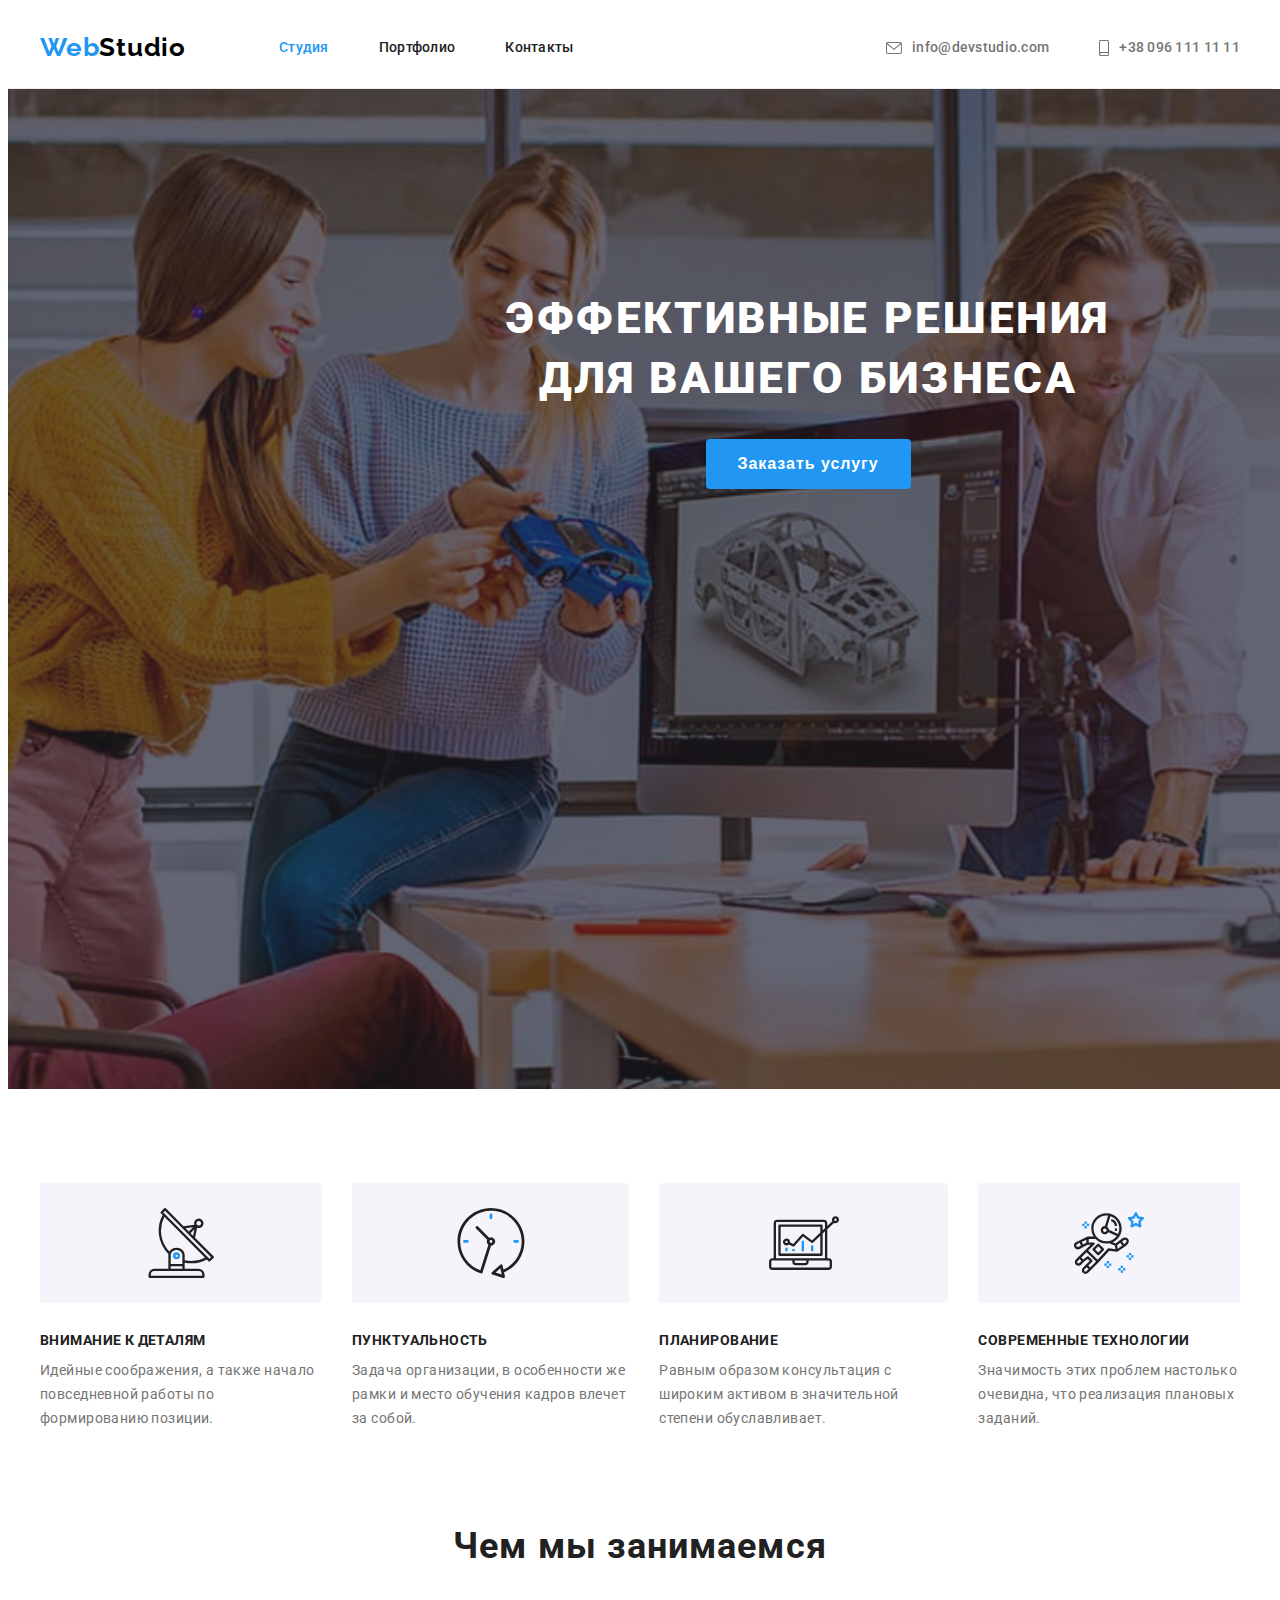
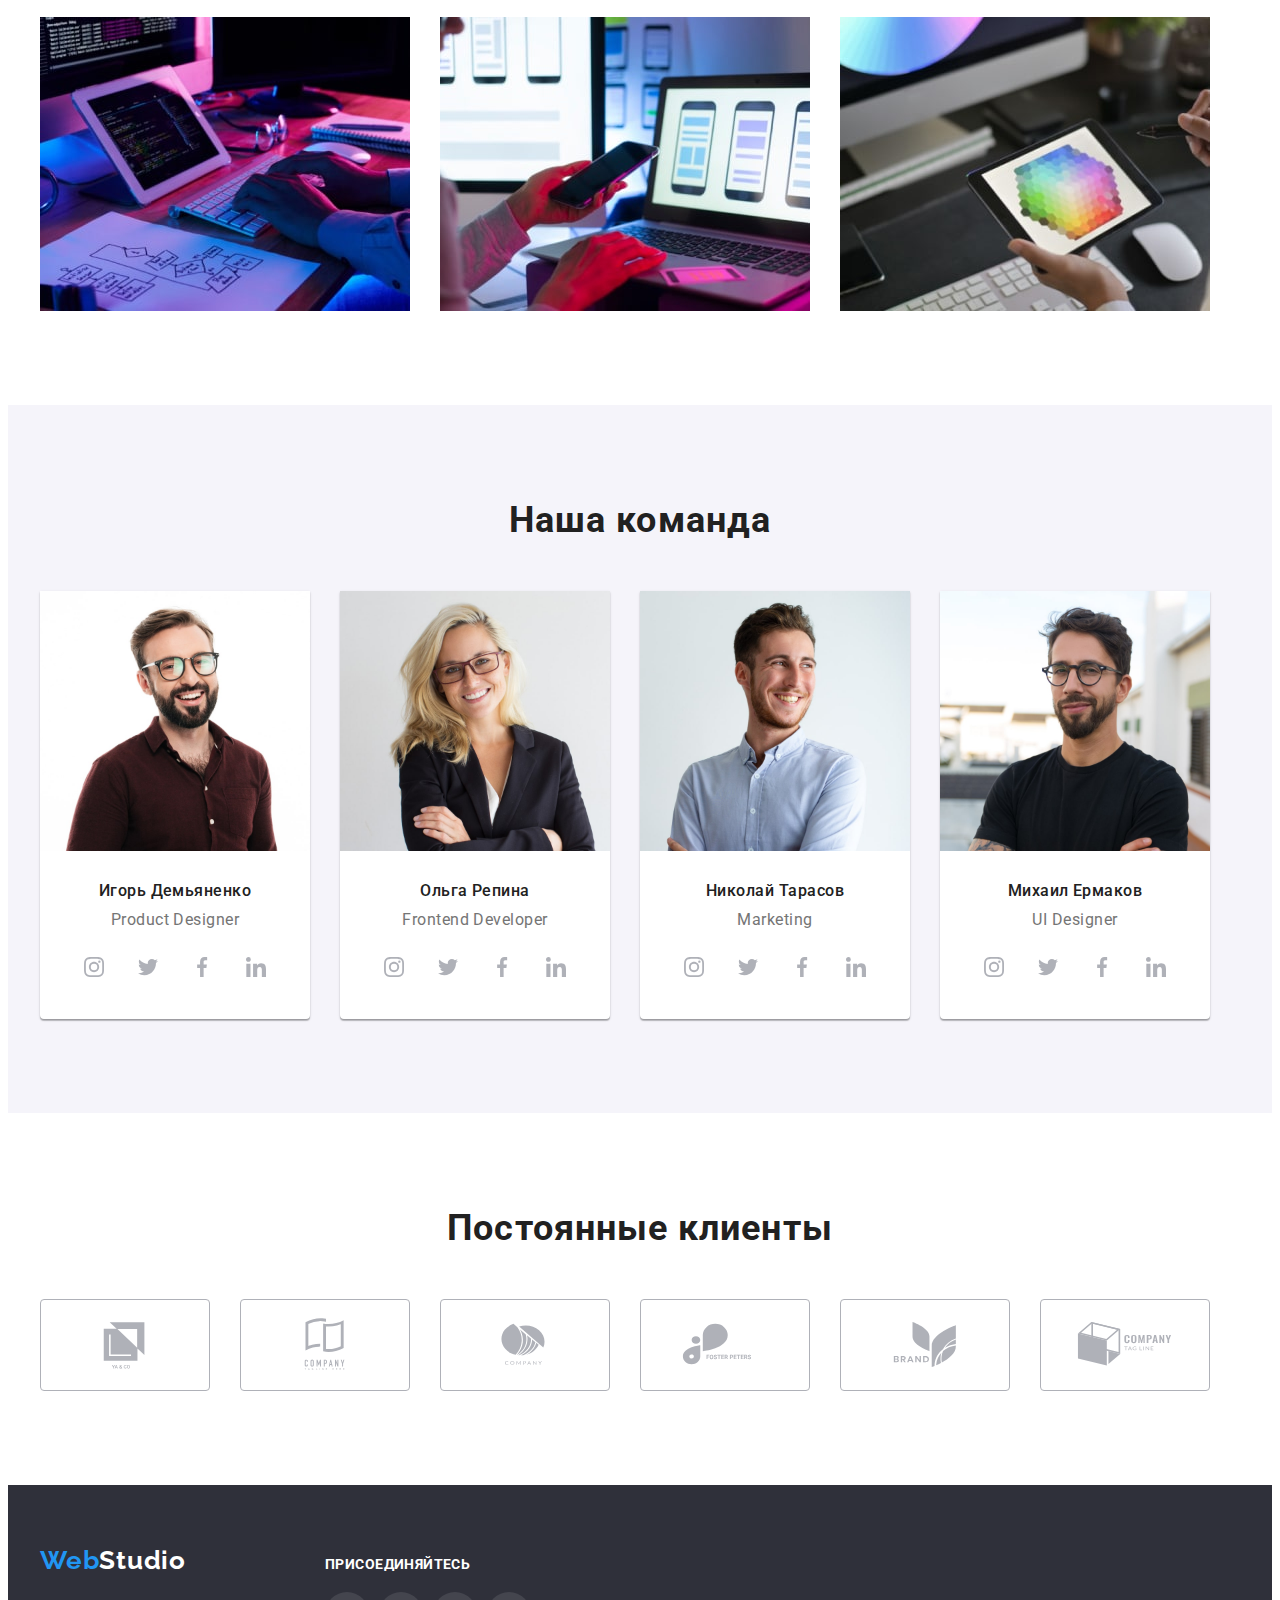
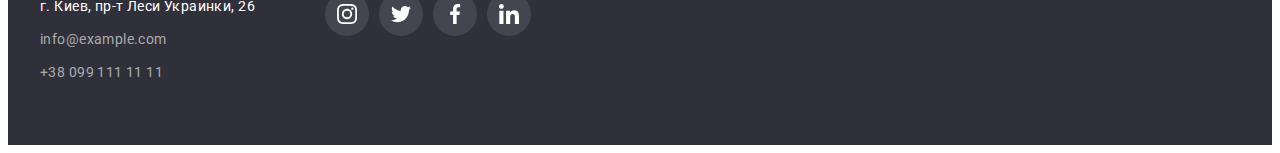
<file: index.html>
<!DOCTYPE html>
<html lang="ru">
<head>
    <meta charset="UTF-8">
    <meta http-equiv="X-UA-Compatible" content="IE=edge">
    <meta name="viewport" content="width=device-width, initial-scale=1.0">
    <title>WebStudio</title>
    <link rel="preconnect" href="https://fonts.googleapis.com">
    <link rel="preconnect" href="https://fonts.gstatic.com" crossorigin>
    <link href="https://fonts.googleapis.com/css2?family=Raleway:wght@700&family=Roboto:ital,wght@0,500;0,700;0,900;1,400&display=swap" rel="stylesheet">
    <link rel="stylesheet" href="https://cdnjs.cloudflare.com/ajax/libs/modern-normalize/1.1.0/modern-normalize.min.css"
        integrity="sha512-wpPYUAdjBVSE4KJnH1VR1HeZfpl1ub8YT/NKx4PuQ5NmX2tKuGu6U/JRp5y+Y8XG2tV+wKQpNHVUX03MfMFn9Q=="
        crossorigin="anonymous" referrerpolicy="no-referrer" />
    <link rel="stylesheet" href="./css/style.css">
</head>
<body>
    <header class="header">
        <div class="container container-nav">
            <nav class="main-nav">
                <a class="logo logo-hd" href="./index.html"><span class="logo-col">Web</span>Studio
                    <!-- <img src="./images/logo.svg" alt="Логотип компании"> -->
                </a>
                <ul class="main-nav-list">
                    <li class="nav-item"><a class="nav-link active" href="./index.html">Студия</a></li>
                    <li class="nav-item"><a class="nav-link" href="./portfolio.html">Портфолио</a></li>
                    <li class="nav-item"><a class="nav-link" href="">Контакты</a></li>
                </ul>
            </nav>
            <ul class="nav-contact">
                <li class="nav-cont-item">
                    <a class="nav-cont-link" href="mailto:info@devstudio.com">
                        <svg class="nav-icon-mail">
                            <use href="./images/icon-sprite.svg#icon-envelope"></use>
                        </svg>
                        info@devstudio.com
                    </a>
                </li>
                <li class="nav-cont-item">
                    <a class="nav-cont-link" href="tel:+380961111111">
                        <svg class="nav-icon-tel">
                            <use href="./images/icon-sprite.svg#icon-smartphone"></use>
                        </svg>
                        +38 096 111 11 11
                    </a>
                </li>
            </ul>
        </div>
    </header>
    <main>
        <!--Section_1-->
        <section class="hero">
            <div class="container container-hero">
                <h1 class="main-title">Эффективные решения<br> для вашего бизнеса</h1>
                <button class="btn btn-main" type="button">Заказать услугу</button>
            </div>
        </section>
        <!--Section_2-->
        <section class="section">
            <div class="container">
                <h2 class="visually-hidden">Особенности компании</h2>
                <!--Скрыть стилями-->
                <ul class="features-list">
                    <li class="features-item">
                        <div class="features-cart">
                            <svg class="icon-features">
                                <use href="./images/icon-sprite.svg#icon-detail"></use>
                            </svg>
                        </div>
                        <h3 class="features-title">Внимание к деталям</h3>
                        <p class="features-text">Идейные соображения, а также начало повседневной работы по формированию позиции.</p>
                    </li>
                    <li class="features-item">
                        <div class="features-cart">
                            <svg class="icon-features">
                                <use href="./images/icon-sprite.svg#icon-clock"></use>
                            </svg>
                        </div>
                        <h3 class="features-title">Пунктуальность</h3>
                        <p class="features-text">Задача организации, в особенности же рамки и место обучения кадров влечет за собой.</p>
                    </li>
                    <li class="features-item">
                        <div class="features-cart">
                            <svg class="icon-features">
                                <use href="./images/icon-sprite.svg#icon-diagram"></use>
                            </svg>
                        </div>
                        <h3 class="features-title">Планирование</h3>
                        <p class="features-text">Равным образом консультация с широким активом в значительной степени обуславливает.</p>
                    </li>
                    <li class="features-item">
                        <div class="features-cart">
                            <svg class="icon-features">
                                <use href="./images/icon-sprite.svg#icon-astronaut"></use>
                            </svg>
                        </div>
                        <h3 class="features-title">Современные технологии</h3>
                        <p class="features-text">Значимость этих проблем настолько очевидна, что реализация плановых заданий.</p>
                    </li>
                </ul>
            </div>
        </section>
        <!--Section_3-->
        <section class="section work-section">
            <div class="container">
                <h2 class="secondary-title">Чем мы занимаемся</h2>
                <ul class="our-work-list">
                    <li class="our-work-item"><img src="./images/our-work/img-1-min.jpg" alt="Разработка алгоритмов" width="370" height="294"></li>
                    <li class="our-work-item"><img src="./images/our-work/img-2-min.jpg" alt="Мобильное приложение" width="370" height="294"></li>
                    <li class="our-work-item"><img src="./images/our-work/img-3-min.jpg" alt="Побор цветовой гаммы" width="370" height="294"></li>
                </ul>
            </div>
        </section>
        <!--Section_4-->
        <section class="section our-team">
            <div class="container">
                <h2 class="secondary-title">Наша команда</h2>
                <ul class="team-list">
                    <li class="team-item">
                        <img src="./images/team-work/card-1-min.jpg" alt="Игорь Демьяненко" width="270" height="260">
                        <div class="card-text">
                            <h3 class="team-title">Игорь Демьяненко</h3>
                            <p class="team-text" lang="en">Product Designer</p>
                            <ul class="social-list-team">
                                <li class="social-item-team">
                                    <a class="social-link-team" href="">
                                        <svg class="icon-social-team">
                                            <use href="./images/icon-sprite.svg#icon-instagram"></use>
                                        </svg>
                                    </a>
                                </li>
                                <li class="social-item-team">
                                    <a class="social-link-team" href="">
                                        <svg class="icon-social-team">
                                            <use href="./images/icon-sprite.svg#icon-twitter"></use>
                                        </svg>
                                    </a>
                                </li>
                                <li class="social-item-team">
                                    <a class="social-link-team" href="">
                                        <svg class="icon-social-team">
                                            <use href="./images/icon-sprite.svg#icon-facebook"></use>
                                        </svg>
                                    </a>
                                </li>
                                <li class="social-item-team">
                                    <a class="social-link-team" href="">
                                        <svg class="icon-social-team">
                                            <use href="./images/icon-sprite.svg#icon-linkedin"></use>
                                        </svg>
                                    </a>
                                </li>
                            </ul>
                        </div>
                    </li>
                    <li class="team-item">
                        <img src="./images/team-work/card-2-min.jpg" alt="Ольга Репина" width="270" height="260">
                        <div class="card-text">
                            <h3 class="team-title">Ольга Репина</h3>
                            <p class="team-text" lang="en">Frontend Developer</p>
                            <ul class="social-list-team">
                                <li class="social-item-team">
                                    <a class="social-link-team" href="">
                                        <svg class="icon-social-team">
                                            <use href="./images/icon-sprite.svg#icon-instagram"></use>
                                        </svg>
                                    </a>
                                </li>
                                <li class="social-item-team">
                                    <a class="social-link-team" href="">
                                        <svg class="icon-social-team">
                                            <use href="./images/icon-sprite.svg#icon-twitter"></use>
                                        </svg>
                                    </a>
                                </li>
                                <li class="social-item-team">
                                    <a class="social-link-team" href="">
                                        <svg class="icon-social-team">
                                            <use href="./images/icon-sprite.svg#icon-facebook"></use>
                                        </svg>
                                    </a>
                                </li>
                                <li class="social-item-team">
                                    <a class="social-link-team" href="">
                                        <svg class="icon-social-team">
                                            <use href="./images/icon-sprite.svg#icon-linkedin"></use>
                                        </svg>
                                    </a>
                                </li>
                            </ul>
                        </div>
                    </li>
                    <li class="team-item">
                        <img src="./images/team-work/card-3-min.jpg" alt="Николай Тарасов" width="270" height="260">
                        <div class="card-text">
                            <h3 class="team-title">Николай Тарасов</h3>
                            <p class="team-text" lang="en">Marketing</p>
                            <ul class="social-list-team">
                                <li class="social-item-team">
                                    <a class="social-link-team" href="">
                                        <svg class="icon-social-team">
                                            <use href="./images/icon-sprite.svg#icon-instagram"></use>
                                        </svg>
                                    </a>
                                </li>
                                <li class="social-item-team">
                                    <a class="social-link-team" href="">
                                        <svg class="icon-social-team">
                                            <use href="./images/icon-sprite.svg#icon-twitter"></use>
                                        </svg>
                                    </a>
                                </li>
                                <li class="social-item-team">
                                    <a class="social-link-team" href="">
                                        <svg class="icon-social-team">
                                            <use href="./images/icon-sprite.svg#icon-facebook"></use>
                                        </svg>
                                    </a>
                                </li>
                                <li class="social-item-team">
                                    <a class="social-link-team" href="">
                                        <svg class="icon-social-team">
                                            <use href="./images/icon-sprite.svg#icon-linkedin"></use>
                                        </svg>
                                    </a>
                                </li>
                            </ul>
                        </div>
                    </li>
                    <li class="team-item">
                        <img src="./images/team-work/card-4-min.jpg" alt="Михаил Ермаков" width="270" height="260">
                        <div class="card-text">
                            <h3 class="team-title">Михаил Ермаков</h3>
                            <p class="team-text" lang="en">UI Designer</p>
                            <ul class="social-list-team">
                                <li class="social-item-team">
                                    <a class="social-link-team" href="">
                                        <svg class="icon-social-team">
                                            <use href="./images/icon-sprite.svg#icon-instagram"></use>
                                        </svg>
                                    </a>
                                </li>
                                <li class="social-item-team">
                                    <a class="social-link-team" href="">
                                        <svg class="icon-social-team">
                                            <use href="./images/icon-sprite.svg#icon-twitter"></use>
                                        </svg>
                                    </a>
                                </li>
                                <li class="social-item-team">
                                    <a class="social-link-team" href="">
                                        <svg class="icon-social-team">
                                            <use href="./images/icon-sprite.svg#icon-facebook"></use>
                                        </svg>
                                    </a>
                                </li>
                                <li class="social-item-team">
                                    <a class="social-link-team" href="">
                                        <svg class="icon-social-team">
                                            <use href="./images/icon-sprite.svg#icon-linkedin"></use>
                                        </svg>
                                    </a>
                                </li>
                            </ul>
                        </div>
                    </li>
                </ul>
            </div>
        </section>
        <section class="section">
            <div class="container">
                <h2 class="secondary-title">Постоянные клиенты</h2>
                <ul class="client-list">
                    <li class="client-item">
                        <a class="client-link" href="">
                            <svg class="icon-client">
                                <use href="./images/icon-sprite.svg#icon-client-1"></use>
                            </svg>
                        </a>
                    </li>
                    <li class="client-item">
                        <a class="client-link" href="">
                            <svg class="icon-client">
                                <use href="./images/icon-sprite.svg#icon-client-2"></use>
                            </svg>
                        </a>
                    </li>
                    <li class="client-item">
                        <a class="client-link" href="">
                            <svg class="icon-client">
                                <use href="./images/icon-sprite.svg#icon-client-3"></use>
                            </svg>
                        </a>
                    </li>
                    <li class="client-item">
                        <a class="client-link" href="">
                            <svg class="icon-client">
                                <use href="./images/icon-sprite.svg#icon-client-4"></use>
                            </svg>
                        </a>
                    </li>
                    <li class="client-item">
                        <a class="client-link" href="">
                            <svg class="icon-client">
                                <use href="./images/icon-sprite.svg#icon-client-5"></use>
                            </svg>
                        </a>
                    </li>
                    <li class="client-item">
                        <a class="client-link" href="">
                            <svg class="icon-client">
                                <use href="./images/icon-sprite.svg#icon-client-6"></use>
                            </svg>
                        </a>
                    </li>
                </ul>
            </div>
        </section>
    </main>
    <footer class="footer">
        <div class="container">
            <ul class="footer-list">
                <li class="footer-item">
                    <a class="logo ft-logo" href="./index.html"><span class="logo-col">Web</span>Studio
                        <!-- <img src="./images/logo.svg" alt="Логотип компании"> -->
                    </a>
                    <address>
                        <ul>
                            <li class="address-item">
                                <p class="location">г. Киев, пр-т Леси Украинки, 26</p>
                            </li>
                            <li class="address-item">
                                <a class="ft-contacts" href="mailto:info@example.com">info@example.com</a>
                            </li>
                            <li class="address-item">
                                <a class="ft-contacts" href="tel:+380991111111">+38 099 111 11 11</a>
                            </li>
                        </ul>
                    </address>
                </li>
                <li class="footer-item">
                    <h2 class="footer-title">присоединяйтесь</h2>
                    <ul class="social-list-footer">
                        <li class="social-item-footer">
                            <a class="social-link-footer" href="">
                                <svg class="icon-social-footer">
                                    <use href="./images/icon-sprite.svg#icon-instagram"></use>
                                </svg>
                            </a>
                        </li>
                        <li class="social-item-footer">
                            <a class="social-link-footer" href="">
                                <svg class="icon-social-footer">
                                    <use href="./images/icon-sprite.svg#icon-twitter"></use>
                                </svg>
                            </a>
                        </li>
                        <li class="social-item-footer">
                            <a class="social-link-footer" href="">
                                <svg class="icon-social-footer">
                                    <use href="./images/icon-sprite.svg#icon-facebook"></use>
                                </svg>
                            </a>
                        </li>
                        <li class="social-item-footer">
                            <a class="social-link-footer" href="">
                                <svg class="icon-social-footer">
                                    <use href="./images/icon-sprite.svg#icon-linkedin"></use>
                                </svg>
                            </a>
                        </li>
                    </ul>
                </li>
            </ul>
        </div>
    </footer>
</body>
</html>
</file>
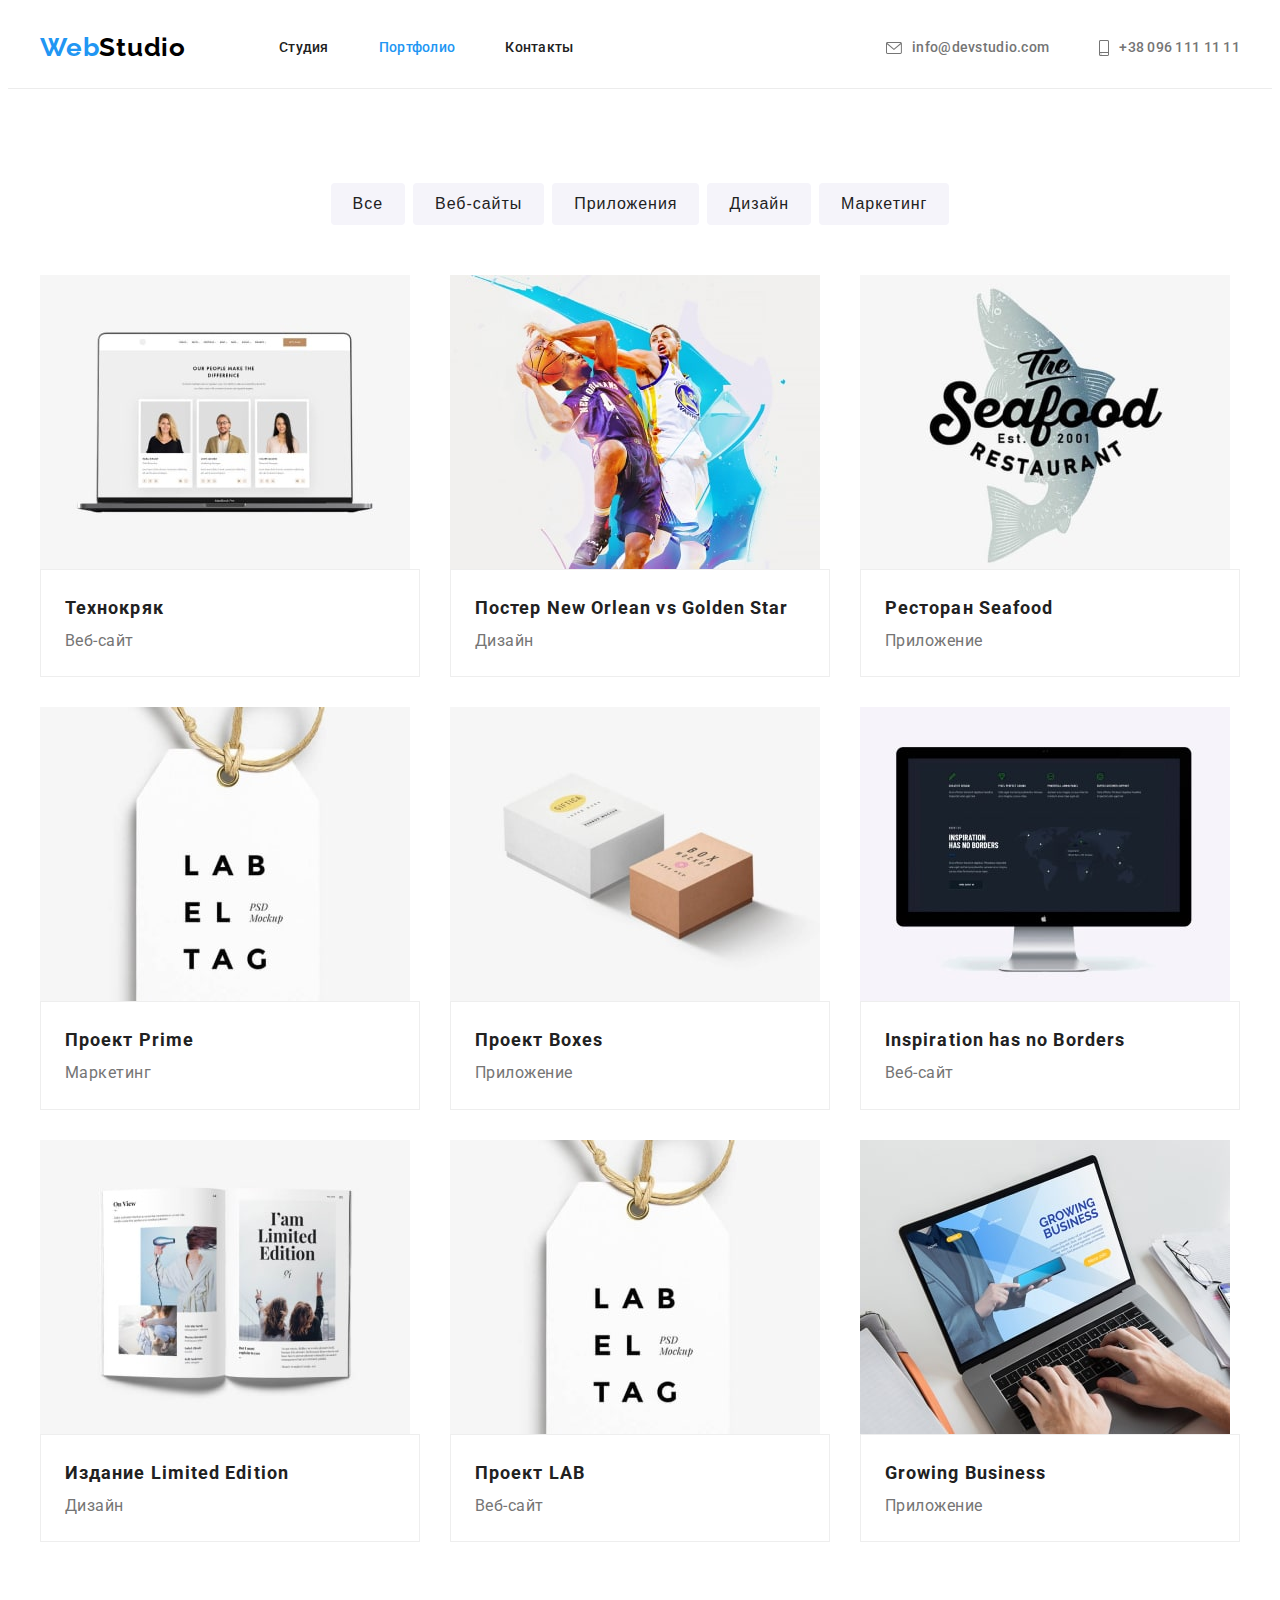
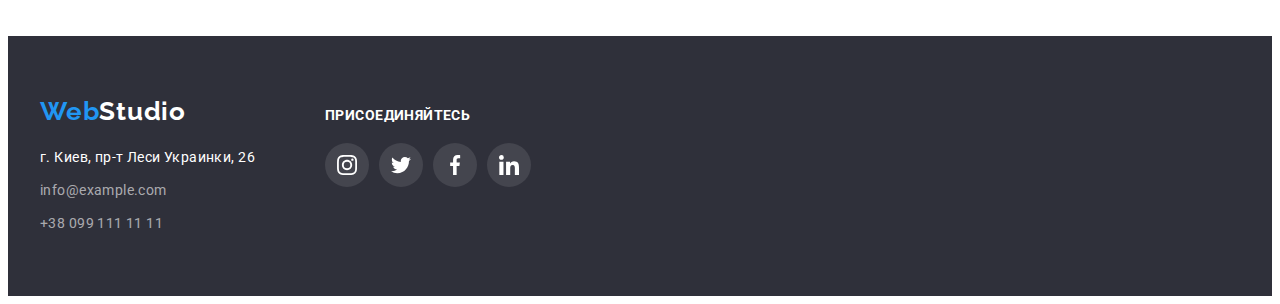
<file: portfolio.html>
<!DOCTYPE html>
<html lang="ru">

<head>
    <meta charset="UTF-8">
    <meta http-equiv="X-UA-Compatible" content="IE=edge">
    <meta name="viewport" content="width=device-width, initial-scale=1.0">
    <title>WebStudio</title>
<link rel="preconnect" href="https://fonts.googleapis.com">
<link rel="preconnect" href="https://fonts.gstatic.com" crossorigin>
<link href="https://fonts.googleapis.com/css2?family=Raleway:wght@700&family=Roboto:ital,wght@0,500;0,700;0,900;1,400&display=swap"
    rel="stylesheet">
<link rel="stylesheet" href="https://cdnjs.cloudflare.com/ajax/libs/modern-normalize/1.1.0/modern-normalize.min.css"
    integrity="sha512-wpPYUAdjBVSE4KJnH1VR1HeZfpl1ub8YT/NKx4PuQ5NmX2tKuGu6U/JRp5y+Y8XG2tV+wKQpNHVUX03MfMFn9Q=="
    crossorigin="anonymous" referrerpolicy="no-referrer" />
<link rel="stylesheet" href="./css/style.css">
</head>
<body>
<header class="header">
    <div class="container container-nav">
        <nav class="main-nav">
            <a class="logo logo-hd" href="./index.html"><span class="logo-col">Web</span>Studio
                <!-- <img src="./images/logo.svg" alt="Логотип компании"> -->
            </a>
            <ul class="main-nav-list">
                <li class="nav-item"><a class="nav-link" href="./index.html">Студия</a></li>
                <li class="nav-item"><a class="nav-link active" href="./portfolio.html">Портфолио</a></li>
                <li class="nav-item"><a class="nav-link" href="">Контакты</a></li>
            </ul>
        </nav>
        <ul class="nav-contact">
            <li class="nav-cont-item">
                <a class="nav-cont-link" href="mailto:info@devstudio.com">
                    <svg class="nav-icon-mail">
                        <use href="./images/icon-sprite.svg#icon-envelope"></use>
                    </svg>
                    info@devstudio.com
                </a>
            </li>
            <li class="nav-cont-item">
                <a class="nav-cont-link" href="tel:+380961111111">
                    <svg class="nav-icon-tel">
                        <use href="./images/icon-sprite.svg#icon-smartphone"></use>
                    </svg>
                    +38 096 111 11 11
                </a>
            </li>
        </ul>
    </div>
</header>
    <main>
        <section class="section">
            <div class="container">
                <h1 class="visually-hidden">Портфолио</h1><!--Скрыть стилями-->
                <ul class="filter">
                    <li class="filter-item">
                        <button class="btn btn-filter" type="button">Все</button>
                    </li>
                    <li class="filter-item">
                        <button class="btn btn-filter" type="button">Веб-сайты</button>
                    </li>
                    <li class="filter-item">
                        <button class="btn btn-filter" type="button">Приложения</button>
                    </li>
                    <li class="filter-item">
                        <button class="btn btn-filter" type="button">Дизайн</button>
                    </li>
                    <li class="filter-item">
                        <button class="btn btn-filter" type="button">Маркетинг</button>
                    </li>
                </ul>
                <ul class="gallery">
                    <li class="gallery-item">
                        <a class="gallery-link" href="">
                            <img src="./images/portfolio/web-site-min.jpg" alt="Технокряк" width="370" height="294">
                            <div class="gal-text-box">
                                <h2 class="category-title">Технокряк</h2>
                                <p class="category">Веб-сайт</p>
                            </div>
                        </a>
                    </li>
                    <li class="gallery-item">
                        <a class="gallery-link" href="">
                            <img src="./images/portfolio/new-orlean-vs-golden-star-min.jpg" alt="Постер New Orlean vs Golden Star"
                                width="370" height="294">
                            <div class="gal-text-box">
                                <h2 class="category-title">Постер New Orlean vs Golden Star</h2>
                                <p class="category">Дизайн</p>
                            </div>                         
                        </a>
                    </li>
                    <li class="gallery-item">
                        <a class="gallery-link" href="">
                            <img src="./images/portfolio/seafood-min.jpg" alt="Ресторан Seafood" width="370" height="294">
                            <div class="gal-text-box">
                                <h2 class="category-title">Ресторан Seafood</h2>
                                <p class="category">Приложение</p>
                            </div>
                        </a>
                    </li>
                    <li class="gallery-item">
                        <a class="gallery-link" href="">
                            <img src="./images/portfolio/project-lab-min.jpg" alt="Проект Prime" width="370" height="294">
                            <div class="gal-text-box">
                                <h2 class="category-title">Проект Prime</h2>
                                <p class="category">Маркетинг</p>
                            </div>                            
                        </a>
                    </li>
                    <li class="gallery-item">
                        <a class="gallery-link" href="">
                            <img src="./images/portfolio/app-boxes-min.jpg" alt="Проект Boxes" width="370" height="294">
                            <div class="gal-text-box">
                                <h2 class="category-title">Проект Boxes</h2>
                                <p class="category">Приложение</p>
                            </div>
                        </a>
                    </li>
                    <li class="gallery-item">
                        <a class="gallery-link" href="">
                            <img src="./images/portfolio/inspiration-has-no-borders-min.jpg" alt="Inspiration has no Borders"
                                width="370" height="294">
                            <div class="gal-text-box">
                                <h2 class="category-title">Inspiration has no Borders</h2>
                                <p class="category">Веб-сайт</p>
                            </div>                           
                        </a>
                    </li>
                    <li class="gallery-item">
                        <a class="gallery-link" href="">
                            <img src="./images/portfolio/limited-edition-min.jpg" alt="Издание Limited Edition" width="370"
                                height="294">
                            <div class="gal-text-box">
                                <h2 class="category-title">Издание Limited Edition</h2>
                                <p class="category">Дизайн</p>
                            </div>                         
                        </a>
                    </li>
                    <li class="gallery-item">
                        <a class="gallery-link" href="">
                            <img src="./images/portfolio/project-lab-min.jpg" alt="Проект LAB" width="370" height="294">
                            <div class="gal-text-box">
                                <h2 class="category-title">Проект LAB</h2>
                                <p class="category">Веб-сайт</p>
                            </div>                           
                        </a>
                    </li>
                    <li class="gallery-item">
                        <a class="gallery-link" href="">
                            <img src="./images/portfolio/growing-business-min.jpg" alt="Growing Business" width="370" height="294">
                            <div class="gal-text-box">
                                <h2 class="category-title">Growing Business</h2>
                                <p class="category">Приложение</p>
                            </div>
                        </a>
                    </li>
                </ul>
            </div>
        </section>
    </main>
    <footer class="footer">
        <div class="container">
            <ul class="footer-list">
                <li class="footer-item">
                    <a class="logo ft-logo" href="./index.html"><span class="logo-col">Web</span>Studio
                        <!-- <img src="./images/logo.svg" alt="Логотип компании"> -->
                    </a>
                    <address>
                        <ul>
                            <li class="address-item">
                                <p class="location">г. Киев, пр-т Леси Украинки, 26</p>
                            </li>
                            <li class="address-item">
                                <a class="ft-contacts" href="mailto:info@example.com">info@example.com</a>
                            </li>
                            <li class="address-item">
                                <a class="ft-contacts" href="tel:+380991111111">+38 099 111 11 11</a>
                            </li>
                        </ul>
                    </address>
                </li>
                <li class="footer-item footer-social">
                    <h2 class="footer-title">присоединяйтесь</h2>
                    <ul class="social-list-footer">
                        <li class="social-item-footer">
                            <a class="social-link-footer" href="">
                                <svg class="icon-social-footer">
                                    <use href="./images/icon-sprite.svg#icon-instagram"></use>
                                </svg>
                            </a>
                        </li>
                        <li class="social-item-footer">
                            <a class="social-link-footer" href="">
                                <svg class="icon-social-footer">
                                    <use href="./images/icon-sprite.svg#icon-twitter"></use>
                                </svg>
                            </a>
                        </li>
                        <li class="social-item-footer">
                            <a class="social-link-footer" href="">
                                <svg class="icon-social-footer">
                                    <use href="./images/icon-sprite.svg#icon-facebook"></use>
                                </svg>
                            </a>
                        </li>
                        <li class="social-item-footer">
                            <a class="social-link-footer" href="">
                                <svg class="icon-social-footer">
                                    <use href="./images/icon-sprite.svg#icon-linkedin"></use>
                                </svg>
                            </a>
                        </li>
                    </ul>
                </li>
            </ul>
        </div>
    </footer>
</body>
</html>
</file>
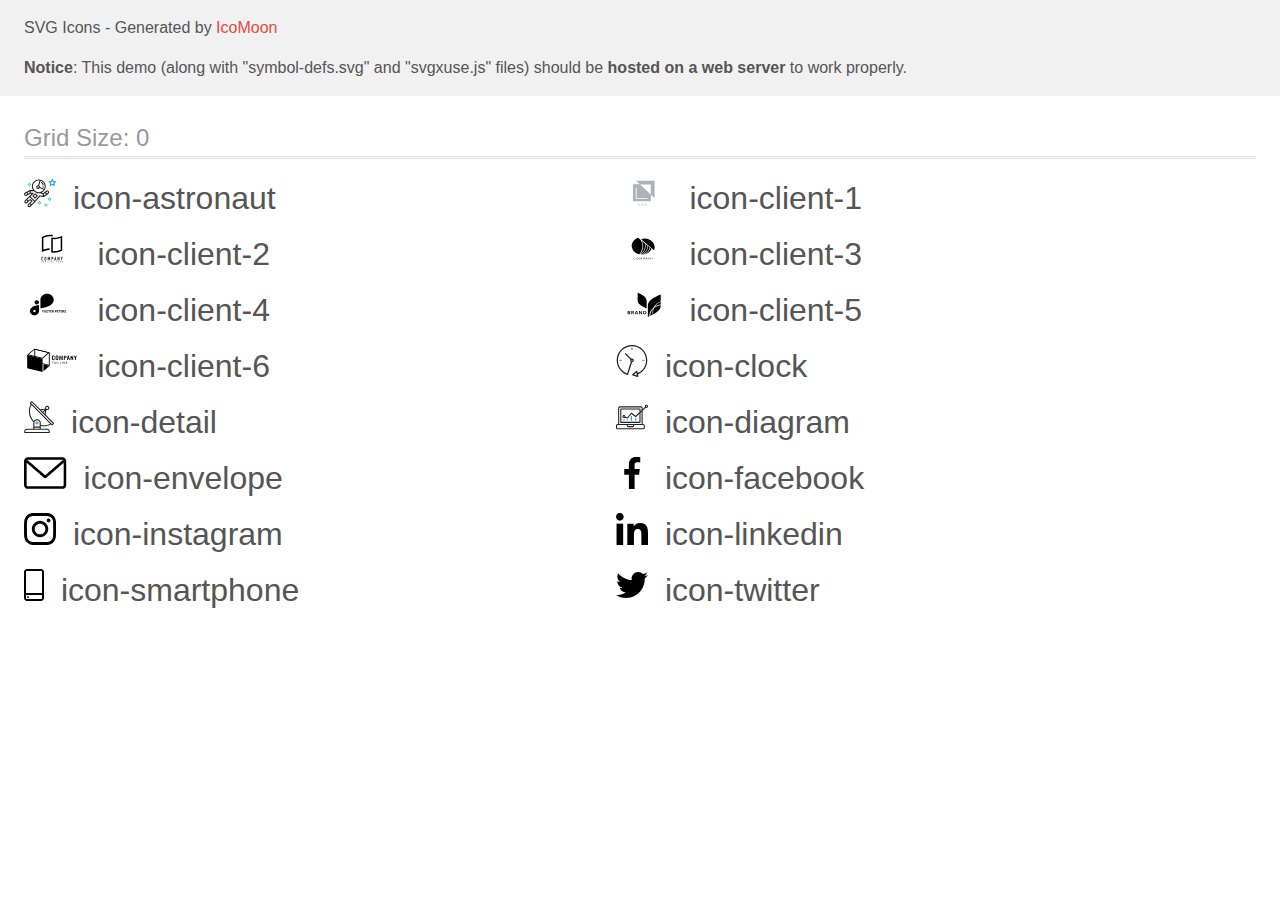
<file: images/icomoon/demo-external-svg.html>
<!doctype html>
<html>
<head>
    <title>IcoMoon - SVG Icons</title>
    <meta charset="utf-8">
    <meta name="viewport" content="width=device-width, initial-scale=1">
    <link rel="stylesheet" href="demo-files/demo.css">
    <link rel="stylesheet" href="style.css">
</head>
<body>
<header class="bgc1 clearfix">
<div class="mhl">
    <p>SVG Icons - Generated by <a href="https://icomoon.io/app">IcoMoon</a></p><p><strong>Notice</strong>: This demo (along with "symbol-defs.svg" and "svgxuse.js" files) should be <b>hosted on a web server</b> to work properly.</p>
</div>
</header>
    <div class="clearfix mhl ptl">
        <h1 class="mvm mtn fgc1">Grid Size: 0</h1>
        <div class="glyph fs1">
            <div class="clearfix pbs">
                <svg class="icon icon-astronaut"><use xlink:href="symbol-defs.svg#icon-astronaut"></use></svg><span class="name"> icon-astronaut</span>
            </div>
        </div>
        <div class="glyph fs1">
            <div class="clearfix pbs">
                <svg class="icon icon-client-1"><use xlink:href="symbol-defs.svg#icon-client-1"></use></svg><span class="name"> icon-client-1</span>
            </div>
        </div>
        <div class="glyph fs1">
            <div class="clearfix pbs">
                <svg class="icon icon-client-2"><use xlink:href="symbol-defs.svg#icon-client-2"></use></svg><span class="name"> icon-client-2</span>
            </div>
        </div>
        <div class="glyph fs1">
            <div class="clearfix pbs">
                <svg class="icon icon-client-3"><use xlink:href="symbol-defs.svg#icon-client-3"></use></svg><span class="name"> icon-client-3</span>
            </div>
        </div>
        <div class="glyph fs1">
            <div class="clearfix pbs">
                <svg class="icon icon-client-4"><use xlink:href="symbol-defs.svg#icon-client-4"></use></svg><span class="name"> icon-client-4</span>
            </div>
        </div>
        <div class="glyph fs1">
            <div class="clearfix pbs">
                <svg class="icon icon-client-5"><use xlink:href="symbol-defs.svg#icon-client-5"></use></svg><span class="name"> icon-client-5</span>
            </div>
        </div>
        <div class="glyph fs1">
            <div class="clearfix pbs">
                <svg class="icon icon-client-6"><use xlink:href="symbol-defs.svg#icon-client-6"></use></svg><span class="name"> icon-client-6</span>
            </div>
        </div>
        <div class="glyph fs1">
            <div class="clearfix pbs">
                <svg class="icon icon-clock"><use xlink:href="symbol-defs.svg#icon-clock"></use></svg><span class="name"> icon-clock</span>
            </div>
        </div>
        <div class="glyph fs1">
            <div class="clearfix pbs">
                <svg class="icon icon-detail"><use xlink:href="symbol-defs.svg#icon-detail"></use></svg><span class="name"> icon-detail</span>
            </div>
        </div>
        <div class="glyph fs1">
            <div class="clearfix pbs">
                <svg class="icon icon-diagram"><use xlink:href="symbol-defs.svg#icon-diagram"></use></svg><span class="name"> icon-diagram</span>
            </div>
        </div>
        <div class="glyph fs1">
            <div class="clearfix pbs">
                <svg class="icon icon-envelope"><use xlink:href="symbol-defs.svg#icon-envelope"></use></svg><span class="name"> icon-envelope</span>
            </div>
        </div>
        <div class="glyph fs1">
            <div class="clearfix pbs">
                <svg class="icon icon-facebook"><use xlink:href="symbol-defs.svg#icon-facebook"></use></svg><span class="name"> icon-facebook</span>
            </div>
        </div>
        <div class="glyph fs1">
            <div class="clearfix pbs">
                <svg class="icon icon-instagram"><use xlink:href="symbol-defs.svg#icon-instagram"></use></svg><span class="name"> icon-instagram</span>
            </div>
        </div>
        <div class="glyph fs1">
            <div class="clearfix pbs">
                <svg class="icon icon-linkedin"><use xlink:href="symbol-defs.svg#icon-linkedin"></use></svg><span class="name"> icon-linkedin</span>
            </div>
        </div>
        <div class="glyph fs1">
            <div class="clearfix pbs">
                <svg class="icon icon-smartphone"><use xlink:href="symbol-defs.svg#icon-smartphone"></use></svg><span class="name"> icon-smartphone</span>
            </div>
        </div>
        <div class="glyph fs1">
            <div class="clearfix pbs">
                <svg class="icon icon-twitter"><use xlink:href="symbol-defs.svg#icon-twitter"></use></svg><span class="name"> icon-twitter</span>
            </div>
        </div>
  </div>
<script defer src="svgxuse.js"></script>
</body>
</html>
</file>
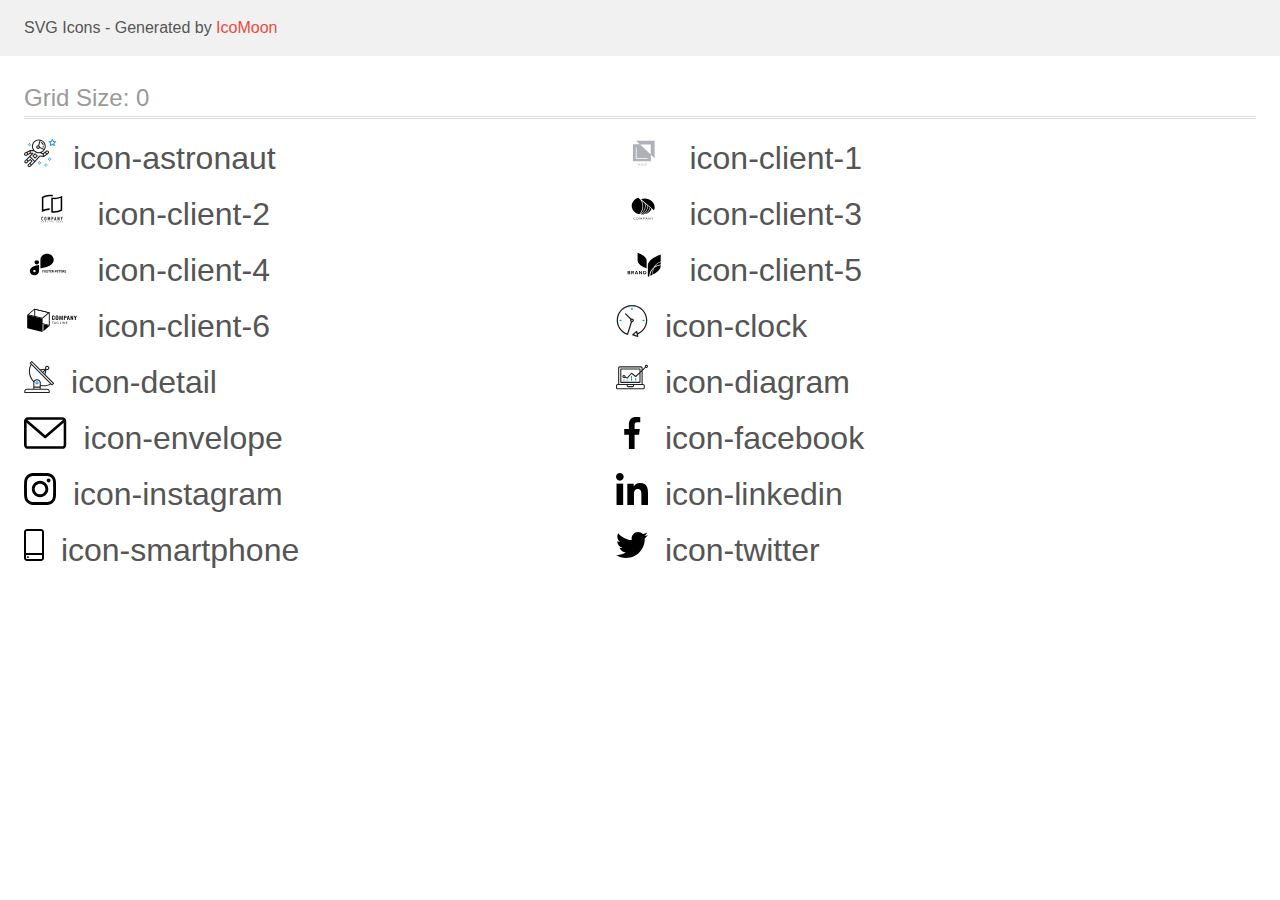
<file: images/icomoon/demo.html>
<!doctype html>
<html>
<head>
    <title>IcoMoon - SVG Icons</title>
    <meta charset="utf-8">
    <meta name="viewport" content="width=device-width, initial-scale=1">
    <link rel="stylesheet" href="demo-files/demo.css">
    <link rel="stylesheet" href="style.css">
</head>
<body>
<svg aria-hidden="true" style="position: absolute; width: 0; height: 0; overflow: hidden;" version="1.1" xmlns="http://www.w3.org/2000/svg" xmlns:xlink="http://www.w3.org/1999/xlink">
<defs>
<symbol id="icon-astronaut" viewBox="0 0 32 32">
<path fill="#2196f3" style="fill: var(--color1, #2196f3)" d="M31.974 4.524c-0.063-0.193-0.229-0.333-0.43-0.363l-1.91-0.278-0.855-1.731c-0.179-0.365-0.777-0.365-0.956 0l-0.855 1.731-1.91 0.278c-0.201 0.029-0.367 0.17-0.431 0.363-0.062 0.193-0.011 0.405 0.135 0.547l1.383 1.348-0.326 1.903c-0.034 0.2 0.048 0.402 0.212 0.522 0.166 0.121 0.382 0.135 0.562 0.040l1.709-0.899 1.709 0.899c0.078 0.041 0.164 0.061 0.249 0.061 0.11 0 0.221-0.034 0.314-0.102 0.164-0.119 0.246-0.322 0.212-0.522l-0.326-1.903 1.383-1.348c0.145-0.142 0.197-0.354 0.135-0.547zM29.511 5.851c-0.125 0.122-0.183 0.299-0.153 0.472l0.191 1.114-1-0.526c-0.078-0.041-0.163-0.061-0.249-0.061s-0.17 0.020-0.249 0.061l-1.001 0.526 0.191-1.114c0.030-0.173-0.028-0.349-0.153-0.472l-0.81-0.789 1.119-0.163c0.174-0.025 0.324-0.134 0.402-0.292l0.5-1.013 0.5 1.013c0.078 0.157 0.228 0.267 0.402 0.292l1.119 0.163-0.809 0.789z"></path>
<path fill="#2196f3" style="fill: var(--color1, #2196f3)" d="M26.134 20.522h-1.067v1.067h1.067v-1.067z"></path>
<path fill="#2196f3" style="fill: var(--color1, #2196f3)" d="M26.134 22.656h-1.067v1.067h1.067v-1.067z"></path>
<path fill="#2196f3" style="fill: var(--color1, #2196f3)" d="M27.2 21.589h-1.067v1.067h1.067v-1.067z"></path>
<path fill="#2196f3" style="fill: var(--color1, #2196f3)" d="M25.067 21.589h-1.067v1.067h1.067v-1.067z"></path>
<path fill="#2196f3" style="fill: var(--color1, #2196f3)" d="M22.4 26.389h-1.067v1.067h1.067v-1.067z"></path>
<path fill="#2196f3" style="fill: var(--color1, #2196f3)" d="M22.4 28.522h-1.067v1.067h1.067v-1.067z"></path>
<path fill="#2196f3" style="fill: var(--color1, #2196f3)" d="M23.467 27.456h-1.067v1.067h1.067v-1.067z"></path>
<path fill="#2196f3" style="fill: var(--color1, #2196f3)" d="M21.333 27.456h-1.067v1.067h1.067v-1.067z"></path>
<path fill="#2196f3" style="fill: var(--color1, #2196f3)" d="M16 24.256h-1.067v1.067h1.067v-1.067z"></path>
<path fill="#2196f3" style="fill: var(--color1, #2196f3)" d="M16 26.389h-1.067v1.067h1.067v-1.067z"></path>
<path fill="#2196f3" style="fill: var(--color1, #2196f3)" d="M17.067 25.322h-1.067v1.067h1.067v-1.067z"></path>
<path fill="#2196f3" style="fill: var(--color1, #2196f3)" d="M14.933 25.322h-1.067v1.067h1.067v-1.067z"></path>
<path fill="#2196f3" style="fill: var(--color1, #2196f3)" d="M5.867 6.122h-1.067v1.067h1.067v-1.067z"></path>
<path fill="#2196f3" style="fill: var(--color1, #2196f3)" d="M5.867 8.255h-1.067v1.067h1.067v-1.067z"></path>
<path fill="#2196f3" style="fill: var(--color1, #2196f3)" d="M6.933 7.189h-1.067v1.067h1.067v-1.067z"></path>
<path fill="#2196f3" style="fill: var(--color1, #2196f3)" d="M4.8 7.189h-1.067v1.067h1.067v-1.067z"></path>
<path fill="#212121" style="fill: var(--color2, #212121)" d="M24.715 14.159c-0.287-0.388-0.709-0.637-1.188-0.705-0.481-0.068-0.956 0.058-1.34 0.352l-1.252 0.96-1.898 1.417-1.358-0.541c2.421-1.086 4.114-3.508 4.114-6.32 0-3.823-3.123-6.933-6.961-6.933s-6.961 3.11-6.961 6.933c0 1.386 0.414 2.674 1.12 3.758l-2.764-0.024c-0.002 0-0.003 0-0.005 0-0.009 0-0.015 0.004-0.023 0.005-0.053 0.002-0.105 0.013-0.155 0.031-0.013 0.005-0.026 0.008-0.038 0.013-0.006 0.003-0.013 0.003-0.019 0.006l-3.233 1.596c-0.001 0-0.001 0-0.001 0.001l-1.893 0.911c-0.021 0.009-0.042 0.021-0.063 0.035-0.755 0.502-1.012 1.489-0.598 2.295 0.22 0.429 0.595 0.745 1.056 0.889 0.178 0.055 0.359 0.083 0.539 0.083 0.29 0 0.577-0.071 0.839-0.211l1.388-0.738 2.264-1.169 1.357-0.008-5.442 5.416c-0.001 0.001-0.001 0.001-0.002 0.001l-1.339 1.333c-0.316 0.315-0.49 0.732-0.49 1.178s0.174 0.863 0.49 1.179c0.325 0.323 0.752 0.485 1.179 0.485s0.854-0.162 1.18-0.485l1.314-1.309 1.741-1.3 0.901 0.897-1.762 1.754c-0 0.001-0.001 0.001-0.002 0.001l-1.339 1.333c-0.316 0.315-0.49 0.732-0.49 1.178s0.174 0.863 0.49 1.179c0.325 0.323 0.753 0.485 1.18 0.485s0.855-0.162 1.18-0.485l3.482-3.467c0.001-0.001 0.001-0.001 0.001-0.002l1.010-1-0.004-0.004c0.006-0.006 0.015-0.009 0.022-0.015l5.166-5.658 3.471 0.494c0.025 0.004 0.050 0.005 0.075 0.005 0.065 0 0.127-0.015 0.187-0.038 0.018-0.006 0.033-0.015 0.050-0.023 0.019-0.010 0.039-0.015 0.058-0.027l3.213-2.133c0.012-0.008 0.018-0.021 0.029-0.029 0.013-0.010 0.029-0.014 0.041-0.026l1.271-1.191c0.662-0.62 0.753-1.635 0.212-2.362zM2.13 17.77c-0.173 0.093-0.37 0.111-0.558 0.052-0.187-0.058-0.338-0.186-0.427-0.358-0.161-0.314-0.068-0.695 0.214-0.902l1.314-0.632 0.449 1.312-0.992 0.528zM5.628 15.942l-1.548 0.8-0.439-1.283 2.027-1.001-0.040 1.484zM20.727 9.322c0 0.918-0.219 1.785-0.599 2.559l-4.181-1.899c-0.044-0.573-0.341-1.075-0.788-1.388l1.464-4.86c2.378 0.756 4.105 2.974 4.105 5.588zM8.938 9.322c0-3.235 2.644-5.867 5.894-5.867 0.253 0 0.5 0.021 0.745 0.052l-1.432 4.754c-0.019-0.001-0.037-0.006-0.057-0.006-1.033 0-1.873 0.837-1.873 1.867s0.84 1.867 1.873 1.867c0.694 0 1.294-0.383 1.618-0.945l3.862 1.755c-1.075 1.446-2.795 2.39-4.737 2.39-3.25 0-5.894-2.632-5.894-5.867zM14.894 10.122c0 0.441-0.362 0.8-0.806 0.8s-0.806-0.359-0.806-0.8c0-0.441 0.362-0.8 0.806-0.8s0.806 0.359 0.806 0.8zM2.465 25.146c-0.236 0.234-0.619 0.234-0.854 0.001-0.114-0.114-0.176-0.263-0.176-0.423s0.062-0.309 0.176-0.421l0.962-0.958 0.851 0.848-0.959 0.955zM5.679 28.88c-0.236 0.234-0.619 0.235-0.855 0.001-0.114-0.114-0.176-0.263-0.176-0.423s0.062-0.309 0.176-0.421l0.963-0.959 0.852 0.848-0.96 0.955zM9.16 25.411c-0.001 0-0.001 0-0.002 0.001l-1.765 1.76-0.852-0.848 1.763-1.755c0 0 0 0 0-0s0.001-0.001 0.002-0.001c0.040-0.040 0.065-0.088 0.090-0.135 0.007-0.014 0.020-0.026 0.026-0.040 0.017-0.041 0.019-0.085 0.026-0.129 0.003-0.025 0.014-0.047 0.014-0.073 0-0.036-0.013-0.070-0.020-0.106-0.006-0.032-0.006-0.065-0.019-0.095-0.020-0.050-0.055-0.094-0.091-0.138-0.010-0.012-0.014-0.027-0.025-0.038 0 0 0 0-0.001 0s-0.001-0.002-0.001-0.002l-1.607-1.6c-0.017-0.017-0.039-0.024-0.058-0.038-0.028-0.022-0.055-0.042-0.087-0.058-0.030-0.015-0.061-0.024-0.093-0.033-0.034-0.010-0.067-0.017-0.103-0.020-0.033-0.002-0.063 0.001-0.095 0.005-0.036 0.004-0.069 0.009-0.104 0.020-0.034 0.011-0.063 0.027-0.094 0.045-0.020 0.011-0.042 0.015-0.061 0.029l-1.773 1.324-0.901-0.897 2.399-2.386 4.361 4.289-0.928 0.919zM15.979 18.394c-0.015-0.002-0.030 0.004-0.045 0.003-0.039-0.002-0.076 0.001-0.115 0.007-0.030 0.005-0.059 0.011-0.088 0.021-0.034 0.012-0.065 0.028-0.097 0.047-0.030 0.018-0.057 0.037-0.083 0.061-0.013 0.011-0.028 0.017-0.040 0.029l-4.698 5.146-4.328-4.257 2.833-2.818c0.209-0.208 0.21-0.546 0.002-0.755-0.105-0.105-0.243-0.157-0.381-0.156v-0.001l-2.219 0.013 0.028-1.607 3.104 0.027c1.265 1.294 3.029 2.101 4.981 2.101 0.437 0 0.864-0.045 1.279-0.123 0.040 0.032 0.079 0.065 0.13 0.085l2.41 0.96 0.331 1.644-3.003-0.427zM20.020 18.572l-0.313-1.558 1.446-1.080 0.947 1.257-2.080 1.381zM23.774 15.741l-0.838 0.785-0.931-1.236 0.831-0.637c0.155-0.119 0.351-0.168 0.543-0.143 0.193 0.027 0.364 0.128 0.48 0.284 0.217 0.292 0.18 0.699-0.085 0.947z"></path>
<path fill="#212121" style="fill: var(--color2, #212121)" d="M13.602 18.544l-2.143-2.133c-0.207-0.207-0.545-0.207-0.753 0l-2.142 2.133c-0.1 0.101-0.157 0.236-0.157 0.378s0.056 0.278 0.157 0.378l2.142 2.133c0.104 0.103 0.241 0.155 0.377 0.155s0.273-0.052 0.376-0.155l2.143-2.133c0.1-0.1 0.157-0.236 0.157-0.378s-0.057-0.278-0.157-0.378zM11.083 20.303l-1.387-1.381 1.387-1.381 1.387 1.381-1.387 1.381z"></path>
<path fill="#212121" style="fill: var(--color2, #212121)" d="M17.164 5.071l-0.258 1.036c0.071 0.018 1.738 0.452 1.738 2.149h1.067c-0-2.017-1.666-2.965-2.547-3.185z"></path>
<path fill="#212121" style="fill: var(--color2, #212121)" d="M19.711 9.322h-1.067v1.067h1.067v-1.067z"></path>
</symbol>
<symbol id="icon-client-1" viewBox="0 0 57 32">
<path fill="#afb1b8" style="fill: var(--color3, #afb1b8)" d="M20.267 3.733l3.738 3.538-6.938-0.004v17.166h18.133v-6.564l3.733 3.534v-17.671h-18.667zM35.036 17.455l-10.597-10.032h10.597v10.032zM31.746 21.923h-11.81v-11.545h0.835v10.764h10.975v0.782zM22.725 26.72h0.365l-0.635 1.198v0.698h-0.331v-0.698l-0.637-1.198h0.366l0.436 0.898 0.436-0.898zM23.273 28.615l0.154-0.441h0.734l0.155 0.441h0.344l-0.717-1.896h-0.296l-0.716 1.896h0.342zM23.794 27.122l0.275 0.786h-0.549l0.275-0.786zM25.531 27.863c-0.048 0.073-0.072 0.153-0.072 0.241 0 0.16 0.056 0.29 0.168 0.389s0.263 0.148 0.451 0.148 0.349-0.051 0.484-0.152l0.107 0.126h0.367l-0.279-0.329c0.109-0.149 0.164-0.341 0.164-0.574h-0.275c0 0.128-0.026 0.243-0.079 0.348l-0.366-0.432 0.129-0.094c0.091-0.066 0.157-0.132 0.197-0.198s0.060-0.14 0.060-0.219c0-0.12-0.044-0.22-0.133-0.301s-0.201-0.122-0.339-0.122c-0.153 0-0.274 0.043-0.365 0.13s-0.135 0.203-0.135 0.352c0 0.061 0.014 0.124 0.043 0.189s0.081 0.144 0.155 0.237c-0.141 0.101-0.235 0.188-0.283 0.262zM26.386 28.282c-0.093 0.071-0.193 0.107-0.299 0.107-0.095 0-0.17-0.027-0.227-0.082s-0.085-0.126-0.085-0.214c0-0.102 0.052-0.192 0.156-0.271l0.040-0.029 0.414 0.488zM26.046 27.442c-0.089-0.11-0.134-0.202-0.134-0.275 0-0.063 0.018-0.116 0.055-0.158s0.085-0.063 0.147-0.063c0.057 0 0.105 0.018 0.142 0.053s0.056 0.077 0.056 0.126c0 0.075-0.027 0.136-0.081 0.184l-0.040 0.033-0.145 0.099zM29.132 28.472c-0.13 0.113-0.303 0.169-0.52 0.169-0.151 0-0.284-0.036-0.4-0.107s-0.203-0.174-0.266-0.306-0.095-0.285-0.098-0.46v-0.177c0-0.179 0.032-0.336 0.095-0.473s0.154-0.241 0.272-0.315c0.119-0.074 0.256-0.111 0.411-0.111 0.209 0 0.378 0.057 0.505 0.171s0.202 0.274 0.223 0.482h-0.328c-0.016-0.136-0.056-0.234-0.12-0.294s-0.157-0.091-0.28-0.091c-0.143 0-0.253 0.053-0.331 0.158s-0.115 0.257-0.117 0.46v0.168c0 0.205 0.036 0.361 0.109 0.469s0.181 0.161 0.323 0.161c0.129 0 0.227-0.029 0.292-0.087s0.106-0.155 0.124-0.29h0.328c-0.019 0.202-0.094 0.36-0.224 0.474zM31.068 28.206c0.064-0.141 0.096-0.304 0.096-0.49v-0.105c-0.001-0.185-0.034-0.347-0.099-0.486s-0.158-0.247-0.277-0.32c-0.119-0.075-0.256-0.112-0.41-0.112s-0.292 0.038-0.411 0.113c-0.119 0.075-0.211 0.183-0.277 0.324s-0.098 0.305-0.098 0.49v0.107c0.001 0.181 0.034 0.342 0.099 0.48s0.159 0.246 0.279 0.322c0.121 0.075 0.258 0.112 0.411 0.112 0.155 0 0.293-0.037 0.411-0.112s0.212-0.183 0.276-0.323zM30.716 27.135c0.080 0.112 0.12 0.273 0.12 0.483v0.099c0 0.214-0.040 0.376-0.119 0.487s-0.19 0.167-0.336 0.167c-0.144 0-0.257-0.057-0.339-0.171s-0.121-0.275-0.121-0.483v-0.109c0.002-0.204 0.043-0.362 0.122-0.473s0.192-0.168 0.335-0.168c0.146 0 0.258 0.056 0.337 0.168z"></path>
</symbol>
<symbol id="icon-client-2" viewBox="0 0 57 32">
<path d="M26.727 3.165c0.123 0 0.255 0.011 0.386 0.022 0.013 0.001 0.026 0.002 0.039 0.003 0.636 0.045 1.268 0.14 1.889 0.285v-1.527c-0.64-0.16-1.292-0.264-1.95-0.311-0.25-0.019-0.515-0.031-0.788-0.038h-0.228c-1.32 0.005-2.634 0.174-3.913 0.504-1.456 0.363-2.854 0.932-4.151 1.688v15.145c1.249-0.679 2.579-1.197 3.957-1.542 1.088-0.278 2.201-0.448 3.322-0.51h0.045c0.188-0.009 0.375-0.015 0.568-0.016v-1.551c-1.457 0.019-2.906 0.211-4.317 0.574-0.522 0.136-1.027 0.282-1.5 0.445l-0.54 0.183v-11.809l0.231-0.111c1.761-0.835 3.665-1.321 5.609-1.431 0.016-0.001 0.032-0.001 0.049 0 0.215-0.011 0.43-0.016 0.642-0.016h0.243c0.112 0.003 0.224 0.005 0.336 0.012h0.073zM29.415 4.726c0.339 0.026 0.689 0.038 1.044 0.038 1.388-0.005 2.769-0.182 4.114-0.528 1.378-0.346 2.706-0.865 3.956-1.543v14.875c-1.298 0.756-2.696 1.325-4.153 1.688-1.279 0.329-2.593 0.498-3.913 0.503-1 0.008-1.997-0.11-2.968-0.35v-14.971c0.229 0.053 0.465 0.102 0.706 0.142 0.394 0.066 0.809 0.115 1.214 0.145zM36.985 4.841l-0.54 0.182c-0.496 0.167-0.997 0.316-1.5 0.449-1.465 0.377-2.971 0.57-4.483 0.575-0.352 0-0.676-0.010-0.989-0.030l-0.43-0.028v12.148l0.37 0.033c0.343 0.030 0.696 0.045 1.052 0.045 1.191-0.005 2.377-0.159 3.531-0.457 0.95-0.238 1.874-0.57 2.759-0.991l0.231-0.111v-11.813z"></path>
<path d="M19.060 24.113c-0.078-0.080-0.171-0.144-0.275-0.186s-0.214-0.061-0.326-0.057c-0.119-0.002-0.237 0.021-0.347 0.065-0.101 0.040-0.193 0.101-0.27 0.178s-0.135 0.17-0.174 0.271c-0.042 0.107-0.063 0.22-0.062 0.335v2.023c-0.005 0.143 0.022 0.284 0.080 0.415 0.048 0.104 0.117 0.196 0.202 0.271 0.081 0.068 0.176 0.117 0.278 0.144 0.098 0.028 0.2 0.042 0.302 0.042 0.113 0.001 0.224-0.023 0.326-0.070 0.101-0.044 0.193-0.108 0.27-0.187 0.075-0.079 0.135-0.171 0.177-0.271 0.043-0.102 0.065-0.212 0.065-0.323v-0.226h-0.529v0.18c0.002 0.062-0.009 0.123-0.031 0.18-0.017 0.043-0.043 0.082-0.077 0.114-0.033 0.026-0.070 0.046-0.111 0.058-0.036 0.012-0.073 0.018-0.111 0.019-0.047 0.006-0.095-0.002-0.139-0.021s-0.081-0.049-0.11-0.088c-0.050-0.081-0.074-0.176-0.070-0.271v-1.887c-0.003-0.105 0.019-0.208 0.065-0.302 0.027-0.043 0.066-0.077 0.112-0.098s0.097-0.030 0.147-0.024c0.046-0.002 0.091 0.008 0.132 0.028s0.077 0.049 0.104 0.086c0.059 0.078 0.090 0.173 0.088 0.271v0.175h0.524v-0.206c0.001-0.121-0.021-0.241-0.065-0.354-0.039-0.106-0.099-0.203-0.177-0.285z"></path>
<path d="M22.202 24.090c-0.169-0.142-0.381-0.221-0.602-0.222-0.108 0-0.215 0.020-0.316 0.057-0.103 0.037-0.198 0.093-0.279 0.165-0.088 0.079-0.158 0.175-0.205 0.283-0.053 0.124-0.079 0.257-0.077 0.392v1.941c-0.004 0.137 0.023 0.272 0.077 0.397 0.048 0.104 0.118 0.197 0.205 0.271 0.081 0.075 0.176 0.133 0.279 0.171 0.101 0.037 0.208 0.056 0.316 0.057s0.215-0.020 0.316-0.057c0.105-0.038 0.202-0.096 0.286-0.171 0.084-0.076 0.152-0.168 0.2-0.271 0.054-0.125 0.081-0.261 0.077-0.397v-1.941c0.003-0.135-0.024-0.268-0.077-0.392-0.047-0.107-0.115-0.203-0.2-0.283zM21.955 26.706c0.004 0.052-0.003 0.104-0.021 0.152s-0.047 0.092-0.084 0.128c-0.070 0.059-0.158 0.091-0.249 0.091s-0.179-0.032-0.249-0.091c-0.037-0.036-0.066-0.080-0.084-0.128s-0.025-0.101-0.021-0.152v-1.941c-0.004-0.052 0.003-0.104 0.021-0.152s0.047-0.092 0.084-0.128c0.070-0.059 0.158-0.091 0.249-0.091s0.179 0.032 0.249 0.091c0.037 0.036 0.066 0.080 0.084 0.128s0.025 0.101 0.021 0.152v1.941z"></path>
<path d="M26.329 27.573v-3.674h-0.509l-0.668 1.945h-0.009l-0.673-1.945h-0.503v3.674h0.525v-2.235h0.009l0.514 1.58h0.262l0.518-1.58h0.009v2.235h0.525z"></path>
<path d="M29.311 24.157c-0.081-0.091-0.183-0.16-0.297-0.201-0.123-0.040-0.251-0.059-0.38-0.057h-0.78v3.674h0.523v-1.435h0.27c0.163 0.007 0.326-0.027 0.472-0.1 0.119-0.066 0.218-0.163 0.287-0.281 0.061-0.098 0.101-0.206 0.12-0.32 0.021-0.138 0.030-0.278 0.028-0.418 0.005-0.176-0.012-0.353-0.051-0.525-0.035-0.127-0.101-0.243-0.193-0.338zM29.041 25.277c-0.002 0.067-0.019 0.132-0.049 0.191-0.030 0.056-0.077 0.102-0.135 0.129-0.078 0.035-0.162 0.050-0.247 0.046h-0.239v-1.249h0.27c0.081-0.004 0.162 0.012 0.236 0.046 0.054 0.031 0.097 0.079 0.123 0.136 0.029 0.065 0.044 0.134 0.046 0.205 0 0.077 0 0.159 0 0.244s0.005 0.174 0 0.252h-0.005z"></path>
<path d="M31.791 23.899h-0.429l-0.809 3.674h0.523l0.154-0.789h0.714l0.154 0.789h0.524l-0.83-3.674zM31.308 26.283l0.258-1.332h0.009l0.256 1.332h-0.524z"></path>
<path d="M35.173 26.112h-0.009l-0.791-2.213h-0.503v3.674h0.523v-2.209h0.011l0.8 2.209h0.492v-3.674h-0.523v2.213z"></path>
<path d="M38.372 23.899l-0.421 1.461h-0.011l-0.421-1.461h-0.554l0.719 2.121v1.553h0.524v-1.553l0.719-2.121h-0.554z"></path>
<path d="M17.6 28.61h0.252v0.708h0.171v-0.708h0.251v-0.145h-0.675v0.145z"></path>
<path d="M19.721 28.465l-0.331 0.853h0.182l0.070-0.194h0.34l0.073 0.194h0.186l-0.339-0.853h-0.182zM19.694 28.981l0.116-0.316 0.116 0.316h-0.232z"></path>
<path d="M21.818 29.004h0.197v0.11c-0.058 0.046-0.129 0.071-0.202 0.072-0.034 0.002-0.069-0.004-0.1-0.019s-0.059-0.036-0.081-0.063c-0.045-0.065-0.068-0.143-0.063-0.222 0-0.19 0.082-0.285 0.246-0.285 0.043-0.004 0.086 0.007 0.121 0.032s0.061 0.062 0.072 0.104l0.169-0.033c-0.036-0.167-0.156-0.251-0.362-0.251-0.11-0.003-0.216 0.036-0.298 0.11-0.043 0.042-0.076 0.094-0.097 0.15s-0.030 0.117-0.025 0.178c-0.005 0.117 0.034 0.231 0.109 0.32 0.042 0.043 0.092 0.077 0.148 0.098s0.116 0.031 0.176 0.027c0.134 0.004 0.263-0.045 0.362-0.136v-0.336h-0.37v0.144z"></path>
<path d="M23.959 28.465h-0.173v0.853h0.598v-0.145h-0.425v-0.708z"></path>
<path d="M25.769 28.465h-0.173v0.853h0.173v-0.853z"></path>
<path d="M27.539 29.035l-0.349-0.57h-0.167v0.853h0.161v-0.557l0.343 0.557h0.171v-0.853h-0.158v0.57z"></path>
<path d="M29.14 28.943h0.425v-0.145h-0.425v-0.187h0.457v-0.145h-0.63v0.853h0.648v-0.145h-0.475v-0.231z"></path>
<path d="M33.020 28.802h-0.336v-0.336h-0.171v0.853h0.171v-0.373h0.336v0.373h0.171v-0.853h-0.171v0.336z"></path>
<path d="M34.629 28.943h0.426v-0.145h-0.426v-0.187h0.459v-0.145h-0.63v0.853h0.646v-0.145h-0.475v-0.231z"></path>
<path d="M36.812 28.943c0.148-0.023 0.224-0.102 0.224-0.237 0.004-0.036-0.001-0.073-0.016-0.106s-0.038-0.062-0.068-0.083c-0.077-0.039-0.163-0.056-0.25-0.050h-0.362v0.853h0.171v-0.357h0.034c0.037-0.002 0.073 0.004 0.107 0.019 0.025 0.015 0.046 0.037 0.061 0.062l0.186 0.271h0.205l-0.104-0.167c-0.046-0.082-0.111-0.153-0.189-0.205zM36.64 28.825h-0.127v-0.214h0.135c0.059-0.005 0.118 0.002 0.174 0.020 0.012 0.011 0.022 0.025 0.029 0.040s0.009 0.032 0.009 0.049c-0.001 0.017-0.005 0.033-0.013 0.048s-0.019 0.027-0.032 0.037c-0.056 0.017-0.115 0.024-0.174 0.020z"></path>
<path d="M38.458 28.943h0.425v-0.145h-0.425v-0.187h0.459v-0.145h-0.631v0.853h0.648v-0.145h-0.475v-0.231z"></path>
</symbol>
<symbol id="icon-client-3" viewBox="0 0 57 32">
<path d="M19.417 26.187c0.008 0 0.017 0.002 0.025 0.005s0.015 0.007 0.020 0.013l0.116 0.111c-0.090 0.090-0.202 0.162-0.327 0.211-0.147 0.053-0.305 0.079-0.464 0.076-0.149 0.003-0.298-0.021-0.436-0.071-0.125-0.045-0.237-0.113-0.329-0.2-0.094-0.089-0.166-0.194-0.212-0.308-0.051-0.127-0.076-0.261-0.074-0.396-0.002-0.135 0.025-0.27 0.080-0.397 0.051-0.115 0.127-0.22 0.225-0.308 0.099-0.087 0.218-0.155 0.349-0.201 0.143-0.048 0.296-0.072 0.449-0.071 0.143-0.003 0.285 0.019 0.417 0.064 0.115 0.043 0.221 0.104 0.313 0.178l-0.097 0.119c-0.007 0.008-0.015 0.016-0.025 0.021-0.011 0.007-0.025 0.010-0.039 0.009-0.015-0.001-0.030-0.005-0.042-0.013l-0.052-0.032-0.073-0.040c-0.031-0.015-0.064-0.028-0.097-0.039-0.043-0.013-0.087-0.024-0.132-0.032-0.057-0.009-0.115-0.013-0.173-0.013-0.111-0.001-0.22 0.017-0.323 0.053-0.096 0.034-0.182 0.084-0.253 0.149-0.073 0.069-0.128 0.15-0.164 0.238-0.041 0.101-0.061 0.207-0.060 0.313-0.002 0.108 0.018 0.216 0.060 0.318 0.035 0.087 0.090 0.167 0.161 0.236 0.067 0.064 0.149 0.114 0.241 0.147 0.095 0.034 0.197 0.051 0.3 0.050 0.059 0.001 0.119-0.003 0.177-0.010 0.096-0.010 0.188-0.039 0.269-0.085 0.041-0.023 0.079-0.049 0.115-0.078 0.015-0.012 0.035-0.020 0.055-0.020z"></path>
<path d="M22.776 25.629c0.002 0.134-0.025 0.267-0.078 0.393-0.047 0.114-0.122 0.218-0.219 0.305s-0.214 0.155-0.344 0.2c-0.285 0.094-0.599 0.094-0.884 0-0.129-0.046-0.245-0.114-0.342-0.201-0.097-0.089-0.172-0.194-0.221-0.308-0.105-0.255-0.105-0.533 0-0.787 0.050-0.115 0.125-0.22 0.221-0.31 0.097-0.084 0.214-0.15 0.342-0.193 0.284-0.096 0.6-0.096 0.884 0 0.129 0.046 0.246 0.114 0.343 0.201 0.096 0.088 0.17 0.191 0.22 0.304 0.054 0.127 0.080 0.261 0.078 0.395zM22.47 25.629c0.002-0.107-0.016-0.214-0.055-0.316-0.033-0.087-0.086-0.168-0.156-0.236-0.068-0.065-0.152-0.116-0.246-0.149-0.207-0.069-0.436-0.069-0.643 0-0.094 0.033-0.178 0.084-0.246 0.149-0.071 0.068-0.125 0.149-0.157 0.236-0.074 0.206-0.074 0.426 0 0.632 0.033 0.087 0.086 0.168 0.157 0.236 0.068 0.065 0.152 0.115 0.246 0.148 0.207 0.067 0.435 0.067 0.643 0 0.094-0.033 0.177-0.083 0.246-0.148 0.070-0.069 0.123-0.149 0.156-0.236 0.039-0.102 0.058-0.209 0.055-0.316z"></path>
<path d="M25.067 25.96l0.031 0.071c0.012-0.025 0.022-0.048 0.033-0.071 0.011-0.024 0.024-0.047 0.038-0.070l0.743-1.174c0.015-0.020 0.028-0.033 0.042-0.037 0.020-0.005 0.040-0.007 0.061-0.006h0.22v1.909h-0.26v-1.404c0-0.018 0-0.038 0-0.059-0.001-0.022-0.001-0.044 0-0.066l-0.747 1.19c-0.009 0.018-0.025 0.033-0.044 0.043s-0.041 0.016-0.064 0.016h-0.042c-0.023 0-0.045-0.005-0.064-0.016s-0.034-0.026-0.044-0.044l-0.769-1.198c0 0.023 0 0.046 0 0.068s0 0.043 0 0.061v1.404h-0.252v-1.905h0.22c0.021-0.001 0.041 0.001 0.061 0.006 0.018 0.008 0.032 0.021 0.041 0.037l0.759 1.175c0.015 0.022 0.028 0.045 0.038 0.068z"></path>
<path d="M27.864 25.865v0.715h-0.291v-1.906h0.649c0.122-0.002 0.244 0.012 0.362 0.042 0.094 0.023 0.181 0.064 0.256 0.119 0.065 0.052 0.114 0.116 0.145 0.187 0.034 0.078 0.051 0.161 0.049 0.244 0.001 0.084-0.017 0.167-0.054 0.244-0.035 0.073-0.089 0.138-0.157 0.191-0.075 0.057-0.162 0.1-0.257 0.126-0.113 0.031-0.232 0.046-0.35 0.044l-0.352-0.005zM27.864 25.66h0.352c0.076 0.001 0.153-0.009 0.225-0.029 0.060-0.018 0.115-0.046 0.163-0.082 0.044-0.035 0.078-0.078 0.099-0.126 0.024-0.051 0.036-0.105 0.035-0.16 0.003-0.053-0.007-0.106-0.029-0.155s-0.057-0.094-0.102-0.13c-0.111-0.075-0.251-0.112-0.391-0.102h-0.352v0.786z"></path>
<path d="M31.772 26.583h-0.23c-0.023 0.001-0.046-0.006-0.064-0.018-0.016-0.012-0.029-0.027-0.038-0.044l-0.198-0.461h-0.993l-0.205 0.461c-0.008 0.017-0.020 0.032-0.036 0.043-0.018 0.013-0.042 0.020-0.065 0.019h-0.23l0.872-1.909h0.302l0.884 1.909zM30.333 25.874h0.82l-0.346-0.777c-0.026-0.058-0.048-0.118-0.065-0.179l-0.033 0.1c-0.010 0.030-0.022 0.058-0.032 0.081l-0.343 0.776z"></path>
<path d="M33.029 24.682c0.017 0.008 0.032 0.020 0.044 0.034l1.272 1.439c0-0.023 0-0.046 0-0.067s0-0.043 0-0.063v-1.352h0.26v1.909h-0.145c-0.021 0.001-0.041-0.003-0.060-0.011-0.018-0.009-0.034-0.021-0.047-0.035l-1.271-1.438c0.001 0.022 0.001 0.044 0 0.066 0 0.021 0 0.040 0 0.058v1.361h-0.26v-1.909h0.154c0.018-0 0.036 0.003 0.052 0.009z"></path>
<path d="M36.748 25.823v0.758h-0.291v-0.758l-0.804-1.15h0.26c0.022-0.001 0.045 0.005 0.063 0.016 0.016 0.012 0.029 0.027 0.039 0.043l0.503 0.742c0.020 0.032 0.038 0.061 0.052 0.088s0.026 0.054 0.036 0.081l0.038-0.082c0.014-0.030 0.031-0.059 0.049-0.087l0.496-0.747c0.010-0.015 0.023-0.028 0.038-0.040 0.017-0.013 0.040-0.020 0.063-0.019h0.263l-0.806 1.155z"></path>
<path d="M24.923 21.47c0.127 0.014 0.255 0.025 0.384 0.035 1.962-0.763 3.622-2.011 4.772-3.588s1.74-3.415 1.695-5.282l-2.162-1.879c0.44 1.988 0.234 4.043-0.594 5.935s-2.246 3.547-4.094 4.779z"></path>
<path d="M24.151 21.383l0.058 0.010c1.975-1.228 3.481-2.942 4.323-4.921s0.981-4.133 0.399-6.181l-3.080-2.676c1.246 2.2 1.747 4.661 1.446 7.098s-1.393 4.75-3.147 6.67z"></path>
<path d="M34.596 14.841c-0.523 2.052-1.794 3.902-3.624 5.276-0.534 0.404-1.111 0.763-1.722 1.074 1.49-0.38 2.859-1.053 4.003-1.966s2.030-2.042 2.592-3.3l-1.249-1.084z"></path>
<path d="M34.106 14.539l-1.778-1.545c-0.034 1.762-0.61 3.483-1.669 4.986s-2.562 2.731-4.352 3.559h0.009c0.399-0 0.798-0.021 1.194-0.062 1.673-0.593 3.151-1.537 4.303-2.748s1.94-2.65 2.295-4.189z"></path>
<path d="M24.409 6.486l-2.122-1.846c-1.897 0.637-3.528 1.756-4.68 3.212s-1.772 3.179-1.778 4.946v0c0.007 1.952 0.763 3.846 2.149 5.383s3.322 2.628 5.501 3.101c1.946-2.060 3.085-4.605 3.252-7.266s-0.647-5.299-2.323-7.53z"></path>
<path d="M39.008 14.255c-0.008-2.316-1.070-4.535-2.955-6.173s-4.439-2.561-7.105-2.567c-1.232-0.001-2.453 0.196-3.602 0.582l12.99 11.286c0.445-0.998 0.673-2.058 0.672-3.128z"></path>
</symbol>
<symbol id="icon-client-4" viewBox="0 0 57 32">
<path d="M12.878 11.255h-0.002c-1.279 0-2.316 0.921-2.316 2.058v0.001c0 1.137 1.037 2.058 2.316 2.058h0.002c1.279 0 2.316-0.921 2.316-2.058v-0.001c0-1.137-1.037-2.058-2.316-2.058z"></path>
<path d="M29.971 10.597c-0.004-1.579-0.711-3.092-1.967-4.208s-2.958-1.745-4.735-1.749v0c-1.777 0.003-3.48 0.631-4.737 1.748s-1.964 2.63-1.968 4.209v8.706c0 0 13.405-1.327 13.406-8.704v-0.001z"></path>
<path d="M5.867 22.16c0.003 1.098 0.496 2.151 1.369 2.928s2.058 1.215 3.294 1.218c1.236-0.003 2.42-0.441 3.294-1.218s1.366-1.829 1.37-2.927v-6.057c0 0-9.327 0.924-9.327 6.056zM10.53 23.245c-0.242 0-0.478-0.064-0.678-0.183s-0.357-0.289-0.45-0.487c-0.092-0.198-0.117-0.417-0.069-0.627s0.163-0.404 0.334-0.556c0.171-0.152 0.388-0.255 0.625-0.297s0.482-0.020 0.706 0.062c0.223 0.082 0.414 0.221 0.548 0.4s0.206 0.388 0.206 0.603c0.001 0.143-0.031 0.284-0.092 0.417s-0.151 0.252-0.264 0.353c-0.114 0.101-0.248 0.182-0.397 0.236s-0.308 0.083-0.468 0.083v-0.004z"></path>
<path d="M19.956 22.647h-0.9v0.93h-0.469v-2.275h1.481v0.38h-1.013v0.588h0.9v0.378zM22.209 22.491c0 0.224-0.040 0.42-0.119 0.589s-0.193 0.299-0.341 0.391c-0.147 0.092-0.316 0.137-0.506 0.137-0.189 0-0.357-0.045-0.505-0.136s-0.262-0.22-0.344-0.387c-0.081-0.169-0.122-0.363-0.123-0.581v-0.112c0-0.224 0.040-0.421 0.12-0.591 0.081-0.171 0.195-0.302 0.342-0.392 0.148-0.092 0.317-0.137 0.506-0.137s0.358 0.046 0.505 0.137c0.148 0.091 0.262 0.221 0.342 0.392 0.081 0.17 0.122 0.366 0.122 0.589v0.102zM21.734 22.388c0-0.238-0.043-0.42-0.128-0.544s-0.207-0.186-0.366-0.186c-0.157 0-0.279 0.061-0.364 0.184-0.085 0.122-0.129 0.301-0.13 0.538v0.111c0 0.232 0.043 0.412 0.128 0.541s0.208 0.192 0.369 0.192c0.157 0 0.278-0.061 0.363-0.184 0.084-0.124 0.127-0.304 0.128-0.541v-0.111zM23.73 22.98c0-0.089-0.031-0.156-0.094-0.203-0.062-0.048-0.175-0.098-0.337-0.15-0.163-0.053-0.291-0.105-0.386-0.156-0.258-0.14-0.388-0.328-0.388-0.564 0-0.123 0.034-0.232 0.103-0.328 0.070-0.097 0.169-0.172 0.298-0.227 0.13-0.054 0.276-0.081 0.438-0.081 0.163 0 0.307 0.030 0.434 0.089 0.127 0.058 0.226 0.141 0.295 0.248 0.071 0.107 0.106 0.229 0.106 0.366h-0.469c0-0.104-0.033-0.185-0.098-0.242s-0.158-0.087-0.277-0.087c-0.115 0-0.204 0.024-0.267 0.073-0.064 0.048-0.095 0.111-0.095 0.191 0 0.074 0.037 0.136 0.111 0.186 0.075 0.050 0.185 0.097 0.33 0.141 0.267 0.080 0.461 0.18 0.583 0.298s0.183 0.267 0.183 0.444c0 0.197-0.075 0.352-0.223 0.464-0.149 0.111-0.349 0.167-0.602 0.167-0.175 0-0.334-0.032-0.478-0.095-0.144-0.065-0.254-0.153-0.33-0.264-0.075-0.111-0.112-0.241-0.112-0.388h0.47c0 0.251 0.15 0.377 0.45 0.377 0.111 0 0.198-0.022 0.261-0.067 0.063-0.046 0.094-0.109 0.094-0.191zM26.231 21.682h-0.697v1.895h-0.469v-1.895h-0.688v-0.38h1.853v0.38zM27.869 22.591h-0.9v0.609h1.056v0.377h-1.525v-2.275h1.522v0.38h-1.053v0.542h0.9v0.367zM29.142 22.744h-0.373v0.833h-0.469v-2.275h0.845c0.269 0 0.476 0.060 0.622 0.18s0.219 0.289 0.219 0.508c0 0.155-0.034 0.285-0.102 0.389-0.067 0.103-0.168 0.185-0.305 0.247l0.492 0.93v0.022h-0.503l-0.427-0.833zM28.769 22.365h0.378c0.118 0 0.209-0.030 0.273-0.089 0.065-0.060 0.097-0.143 0.097-0.248 0-0.107-0.031-0.192-0.092-0.253-0.060-0.061-0.154-0.092-0.28-0.092h-0.377v0.683zM31.609 22.775v0.802h-0.469v-2.275h0.888c0.171 0 0.321 0.031 0.45 0.094 0.13 0.063 0.23 0.152 0.3 0.267s0.105 0.245 0.105 0.392c0 0.223-0.077 0.399-0.23 0.528-0.152 0.128-0.363 0.192-0.633 0.192h-0.411zM31.609 22.396h0.419c0.124 0 0.218-0.029 0.283-0.088 0.066-0.058 0.098-0.142 0.098-0.25 0-0.111-0.033-0.202-0.098-0.27s-0.156-0.104-0.272-0.106h-0.43v0.714zM34.575 22.591h-0.9v0.609h1.056v0.377h-1.525v-2.275h1.522v0.38h-1.053v0.542h0.9v0.367zM36.75 21.682h-0.697v1.895h-0.469v-1.895h-0.688v-0.38h1.853v0.38zM38.387 22.591h-0.9v0.609h1.056v0.377h-1.525v-2.275h1.522v0.38h-1.053v0.542h0.9v0.367zM39.661 22.744h-0.373v0.833h-0.469v-2.275h0.845c0.269 0 0.476 0.060 0.622 0.18s0.219 0.289 0.219 0.508c0 0.155-0.034 0.285-0.102 0.389-0.067 0.103-0.168 0.185-0.305 0.247l0.492 0.93v0.022h-0.503l-0.427-0.833zM39.287 22.365h0.378c0.118 0 0.209-0.030 0.273-0.089 0.065-0.060 0.097-0.143 0.097-0.248 0-0.107-0.031-0.192-0.092-0.253-0.060-0.061-0.154-0.092-0.28-0.092h-0.377v0.683zM42.042 22.98c0-0.089-0.031-0.156-0.094-0.203-0.063-0.048-0.175-0.098-0.337-0.15-0.163-0.053-0.291-0.105-0.386-0.156-0.258-0.14-0.387-0.328-0.387-0.564 0-0.123 0.034-0.232 0.103-0.328 0.070-0.097 0.169-0.172 0.298-0.227s0.276-0.081 0.438-0.081c0.163 0 0.307 0.030 0.434 0.089 0.127 0.058 0.225 0.141 0.295 0.248s0.106 0.229 0.106 0.366h-0.469c0-0.104-0.033-0.185-0.098-0.242s-0.158-0.087-0.277-0.087c-0.115 0-0.204 0.024-0.267 0.073-0.064 0.048-0.095 0.111-0.095 0.191 0 0.074 0.037 0.136 0.111 0.186 0.075 0.050 0.185 0.097 0.33 0.141 0.267 0.080 0.461 0.18 0.583 0.298s0.183 0.267 0.183 0.444c0 0.197-0.075 0.352-0.223 0.464-0.149 0.111-0.349 0.167-0.602 0.167-0.175 0-0.334-0.032-0.478-0.095-0.144-0.065-0.254-0.153-0.33-0.264s-0.113-0.241-0.113-0.388h0.47c0 0.251 0.15 0.377 0.45 0.377 0.111 0 0.198-0.022 0.261-0.067 0.063-0.046 0.094-0.109 0.094-0.191z"></path>
</symbol>
<symbol id="icon-client-5" viewBox="0 0 57 32">
<path d="M14.27 23.859c0.13 0.147 0.199 0.332 0.196 0.521 0.007 0.123-0.017 0.247-0.070 0.361s-0.132 0.216-0.233 0.297c-0.252 0.175-0.565 0.26-0.881 0.24h-1.549v-3.302h1.517c0.299-0.018 0.596 0.059 0.84 0.219 0.098 0.075 0.176 0.17 0.227 0.277s0.074 0.224 0.068 0.341c0.009 0.182-0.054 0.361-0.176 0.505-0.118 0.131-0.28 0.222-0.462 0.258 0.205 0.034 0.391 0.134 0.523 0.282zM12.454 23.36h0.648c0.147 0.010 0.294-0.029 0.412-0.11 0.049-0.040 0.087-0.090 0.111-0.146s0.034-0.116 0.028-0.176c0.005-0.060-0.005-0.12-0.029-0.175s-0.061-0.106-0.108-0.147c-0.122-0.083-0.273-0.123-0.425-0.111h-0.638v0.866zM13.578 24.627c0.052-0.041 0.093-0.093 0.12-0.151s0.038-0.121 0.034-0.184c0.004-0.064-0.008-0.127-0.035-0.186s-0.069-0.111-0.121-0.153c-0.127-0.086-0.283-0.128-0.44-0.119h-0.68v0.908h0.689c0.155 0.008 0.309-0.032 0.435-0.114z"></path>
<path d="M17.371 25.278l-0.844-1.291h-0.317v1.291h-0.726v-3.302h1.374c0.346-0.022 0.689 0.078 0.957 0.281 0.192 0.179 0.308 0.415 0.327 0.666s-0.061 0.499-0.224 0.7c-0.17 0.178-0.401 0.296-0.655 0.336l0.898 1.32h-0.789zM16.21 23.538h0.594c0.412 0 0.618-0.167 0.618-0.5 0.004-0.068-0.007-0.136-0.033-0.2s-0.066-0.122-0.118-0.171c-0.13-0.099-0.298-0.147-0.467-0.134h-0.601l0.007 1.005z"></path>
<path d="M21.339 24.614h-1.446l-0.255 0.665h-0.761l1.328-3.265h0.823l1.323 3.265h-0.761l-0.25-0.665zM21.145 24.114l-0.529-1.394-0.529 1.394h1.057z"></path>
<path d="M26.305 25.278h-0.721l-1.616-2.245v2.245h-0.719v-3.302h0.719l1.616 2.258v-2.258h0.721v3.302z"></path>
<path d="M30.417 24.488c-0.149 0.249-0.376 0.452-0.652 0.582-0.314 0.145-0.662 0.217-1.013 0.208h-1.283v-3.302h1.283c0.351-0.008 0.698 0.061 1.013 0.203 0.276 0.127 0.503 0.328 0.652 0.576 0.148 0.269 0.226 0.565 0.226 0.866s-0.077 0.598-0.226 0.866zM29.593 24.409c0.206-0.219 0.319-0.499 0.319-0.788s-0.113-0.569-0.319-0.788c-0.249-0.199-0.573-0.3-0.902-0.281h-0.5v2.137h0.5c0.329 0.019 0.654-0.082 0.902-0.281z"></path>
<path d="M21.79 3.609c0 0 9.301 3.215 9.103 7.867v7.869c0 0-9.294-3.217-9.1-7.869l-0.004-7.867z"></path>
<path d="M39.179 17.503c1.757-1.107 3.788-1.792 5.909-1.994v-2.463c-2.444 0.862-4.517 2.426-5.909 4.457z"></path>
<path d="M38.124 18.245c1.438-2.651 3.93-4.696 6.964-5.715v-7.098c0 0-13.245 4.58-12.965 11.205v11.203c0 0 0.59-0.205 1.519-0.589 0-0.358 0-0.719 0.042-1.082 0.274-3.076 1.871-5.926 4.44-7.924z"></path>
<path d="M36.864 22.407c0.070-0.777 0.225-1.546 0.463-2.294-1.599 1.725-2.568 3.866-2.77 6.122-0.019 0.213-0.030 0.426-0.035 0.645 0.752-0.331 1.628-0.744 2.548-1.229-0.235-1.067-0.304-2.159-0.206-3.244z"></path>
<path d="M37.391 22.447c-0.088 0.982-0.033 1.969 0.164 2.938 3.619-1.983 7.685-5.046 7.528-8.748v-0.323c-2.586 0.265-5.004 1.3-6.885 2.946-0.44 1.020-0.712 2.094-0.807 3.188z"></path>
</symbol>
<symbol id="icon-client-6" viewBox="0 0 57 32">
<path d="M28.493 14.618c-0.236-0.315-0.349-0.686-0.323-1.061v-1.538c0-0.471 0.107-0.83 0.321-1.075s0.581-0.367 1.102-0.366c0.489 0 0.836 0.104 1.042 0.313 0.224 0.266 0.333 0.592 0.308 0.92v0.361h-0.875v-0.366c0.003-0.12-0.005-0.24-0.025-0.358-0.013-0.081-0.057-0.156-0.125-0.213-0.090-0.061-0.203-0.091-0.317-0.083-0.12-0.008-0.239 0.024-0.333 0.088-0.076 0.063-0.127 0.145-0.145 0.235-0.025 0.126-0.037 0.253-0.034 0.38v1.866c-0.014 0.18 0.025 0.36 0.112 0.524 0.044 0.055 0.104 0.099 0.175 0.127s0.149 0.038 0.226 0.029c0.112 0.008 0.223-0.022 0.31-0.084 0.071-0.061 0.117-0.141 0.13-0.227 0.020-0.124 0.030-0.249 0.027-0.374v-0.379h0.875v0.346c0.025 0.342-0.082 0.682-0.303 0.967-0.201 0.228-0.544 0.343-1.047 0.343s-0.884-0.122-1.1-0.375z"></path>
<path d="M32.137 14.633c-0.221-0.239-0.332-0.588-0.332-1.050v-1.617c0-0.457 0.11-0.802 0.332-1.037s0.591-0.351 1.109-0.35c0.515 0 0.882 0.117 1.103 0.35 0.221 0.235 0.333 0.58 0.333 1.037v1.617c0 0.457-0.112 0.807-0.337 1.048s-0.591 0.361-1.1 0.361-0.886-0.122-1.109-0.36zM33.654 14.245c0.079-0.15 0.115-0.314 0.105-0.479v-1.98c0.010-0.161-0.025-0.322-0.103-0.469-0.044-0.057-0.106-0.101-0.179-0.129s-0.152-0.037-0.231-0.027c-0.079-0.009-0.159 0-0.231 0.028s-0.135 0.072-0.18 0.129c-0.080 0.146-0.116 0.308-0.105 0.469v1.99c-0.011 0.165 0.025 0.329 0.105 0.479 0.051 0.050 0.114 0.091 0.185 0.119s0.147 0.042 0.225 0.042c0.078 0 0.154-0.014 0.225-0.042s0.134-0.068 0.185-0.119v-0.009z"></path>
<path d="M35.735 10.626h0.942l0.708 2.984 0.725-2.984h0.917l0.092 4.308h-0.678l-0.072-2.994-0.699 2.994h-0.544l-0.725-3.005-0.067 3.005h-0.685l0.085-4.308z"></path>
<path d="M40.176 10.626h1.468c0.846 0 1.268 0.408 1.268 1.223 0 0.781-0.445 1.171-1.335 1.17h-0.5v1.915h-0.906l0.005-4.308zM41.43 12.467c0.090 0.010 0.18 0.003 0.266-0.021s0.165-0.063 0.232-0.115c0.104-0.146 0.15-0.316 0.13-0.486 0.005-0.131-0.010-0.263-0.043-0.391-0.013-0.043-0.036-0.083-0.067-0.118s-0.070-0.065-0.114-0.087c-0.126-0.052-0.265-0.076-0.404-0.069h-0.351v1.287h0.351z"></path>
<path d="M44.218 10.626h0.973l0.998 4.308h-0.844l-0.197-0.993h-0.868l-0.203 0.993h-0.857l0.998-4.308zM45.050 13.441l-0.339-1.808-0.339 1.808h0.678z"></path>
<path d="M46.996 10.626h0.634l1.214 2.457v-2.457h0.752v4.308h-0.603l-1.221-2.565v2.565h-0.777l0.002-4.308z"></path>
<path d="M51.357 13.291l-1.009-2.659h0.85l0.616 1.708 0.578-1.708h0.832l-0.997 2.659v1.642h-0.87v-1.642z"></path>
<path d="M29.892 16.817v0.225h-0.739v1.75h-0.31v-1.75h-0.743v-0.225h1.792z"></path>
<path d="M32.209 18.793h-0.239c-0.024 0.001-0.048-0.005-0.067-0.019-0.018-0.011-0.032-0.027-0.040-0.045l-0.214-0.469h-1.026l-0.214 0.469c-0.006 0.020-0.017 0.038-0.033 0.053-0.019 0.013-0.043 0.020-0.067 0.019h-0.239l0.906-1.976h0.315l0.917 1.968zM30.709 18.059h0.855l-0.362-0.804c-0.027-0.061-0.049-0.123-0.067-0.186-0.013 0.038-0.024 0.073-0.034 0.105l-0.033 0.083-0.359 0.802z"></path>
<path d="M33.771 18.599c0.057 0.003 0.114 0.003 0.17 0 0.049-0.004 0.097-0.012 0.145-0.023 0.044-0.009 0.088-0.021 0.13-0.036 0.040-0.014 0.080-0.031 0.121-0.048v-0.444h-0.362c-0.009 0-0.018-0.001-0.026-0.003s-0.016-0.007-0.023-0.012c-0.006-0.004-0.011-0.010-0.014-0.016s-0.005-0.013-0.004-0.020v-0.152h0.703v0.757c-0.057 0.035-0.118 0.067-0.181 0.094-0.065 0.028-0.132 0.050-0.201 0.067-0.074 0.019-0.15 0.032-0.227 0.041-0.088 0.008-0.176 0.013-0.265 0.012-0.156 0.001-0.311-0.024-0.457-0.073-0.136-0.047-0.259-0.117-0.362-0.206-0.101-0.090-0.18-0.196-0.234-0.313-0.057-0.131-0.085-0.27-0.083-0.41-0.002-0.141 0.026-0.281 0.081-0.413 0.052-0.117 0.132-0.224 0.234-0.313 0.103-0.089 0.227-0.159 0.362-0.205 0.155-0.050 0.32-0.075 0.486-0.074 0.084-0 0.169 0.006 0.252 0.017 0.074 0.010 0.146 0.027 0.216 0.050 0.063 0.021 0.124 0.047 0.181 0.078 0.056 0.031 0.108 0.065 0.158 0.103l-0.087 0.122c-0.007 0.011-0.017 0.021-0.029 0.027s-0.027 0.010-0.041 0.010c-0.020-0.001-0.040-0.006-0.056-0.016-0.027-0.013-0.056-0.028-0.089-0.047-0.038-0.021-0.079-0.039-0.121-0.053-0.054-0.019-0.11-0.033-0.167-0.044-0.076-0.012-0.153-0.018-0.23-0.017-0.12-0.001-0.238 0.017-0.35 0.055-0.101 0.035-0.192 0.088-0.266 0.156-0.075 0.071-0.132 0.155-0.168 0.246-0.081 0.214-0.081 0.445 0 0.659 0.040 0.093 0.101 0.178 0.181 0.249 0.074 0.068 0.164 0.121 0.265 0.156 0.115 0.034 0.237 0.047 0.359 0.039z"></path>
<path d="M36.659 18.567h0.989v0.225h-1.292v-1.976h0.31l-0.007 1.75z"></path>
<path d="M38.678 18.792h-0.31v-1.976h0.31v1.976z"></path>
<path d="M39.83 16.826c0.018 0.009 0.034 0.021 0.047 0.036l1.324 1.489c-0.002-0.023-0.002-0.047 0-0.070 0-0.022 0-0.044 0-0.064v-1.408h0.27v1.984h-0.156c-0.023 0.002-0.046-0.002-0.067-0.011-0.019-0.010-0.035-0.023-0.049-0.038l-1.323-1.488c0 0.023 0 0.045 0 0.067s0 0.042 0 0.061v1.408h-0.259v-1.976h0.161c0.017 0 0.035 0.003 0.051 0.009z"></path>
<path d="M43.753 16.817v0.217h-1.098v0.652h0.89v0.21h-0.89v0.674h1.098v0.217h-1.417v-1.971h1.417z"></path>
<path d="M11.286 4.616l13.757 3.372v11.818l-13.757-3.371v-11.819zM10.404 3.609v13.401l15.52 3.806v-13.399l-15.52-3.807z"></path>
<path d="M18.722 27.036l-15.522-3.809v-13.399l15.522 3.807v13.401z"></path>
<path d="M10.661 4.465l13.578 3.33-5.774 4.987-13.58-3.332 5.776-4.985zM10.404 3.609l-7.204 6.219 15.522 3.807 7.202-6.219-15.52-3.807z"></path>
<path d="M19.595 26.282l6.329-5.465-6.329-1.553v7.018z"></path>
</symbol>
<symbol id="icon-clock" viewBox="0 0 32 32">
<path fill="#212121" style="fill: var(--color2, #212121)" d="M31.297 15.301c-0.002-8.452-6.855-15.303-15.308-15.301s-15.303 6.855-15.301 15.308c0.001 6.658 4.307 12.551 10.649 14.576 0.061 0.019 0.124 0.029 0.187 0.029 0.121-0 0.239-0.032 0.342-0.094 0.135-0.080 0.236-0.207 0.283-0.356l3.865-12.25c1.057-0.005 1.909-0.866 1.903-1.923s-0.866-1.909-1.923-1.903c-0.284 0.001-0.565 0.067-0.82 0.191l-5.106-5.107c-0.253-0.245-0.657-0.238-0.902 0.016-0.239 0.247-0.239 0.639 0 0.886l5.103 5.109c-0.392 0.799-0.168 1.764 0.536 2.309l-3.683 11.673c-7.278-2.681-11.004-10.754-8.323-18.032s10.754-11.004 18.032-8.323 11.004 10.754 8.323 18.032c-1.31 3.556-4.001 6.431-7.462 7.973l-0.398-1.874c-0.073-0.344-0.411-0.565-0.756-0.492-0.109 0.023-0.209 0.074-0.292 0.148l-3.837 3.426c-0.263 0.234-0.287 0.637-0.052 0.9 0.076 0.085 0.174 0.149 0.283 0.184l4.899 1.563c0.335 0.108 0.694-0.077 0.802-0.412 0.034-0.106 0.040-0.219 0.017-0.328l-0.391-1.839c5.664-2.388 9.342-7.942 9.329-14.089zM15.992 14.664c0.352 0 0.638 0.286 0.638 0.638s-0.286 0.638-0.638 0.638c-0.352 0-0.638-0.285-0.638-0.638s0.285-0.638 0.638-0.638zM18.093 29.528l2.184-1.948 0.603 2.84-2.787-0.892z"></path>
<path fill="#2196f3" style="fill: var(--color1, #2196f3)" d="M15.354 3.185v1.275c0 0.352 0.285 0.638 0.638 0.638s0.638-0.285 0.638-0.638v-1.275c0-0.352-0.286-0.638-0.638-0.638s-0.638 0.286-0.638 0.638z"></path>
<path fill="#2196f3" style="fill: var(--color1, #2196f3)" d="M3.876 14.664c-0.352 0-0.638 0.286-0.638 0.638s0.285 0.638 0.638 0.638h1.275c0.352 0 0.638-0.285 0.638-0.638s-0.285-0.638-0.638-0.638h-1.275z"></path>
<path fill="#2196f3" style="fill: var(--color1, #2196f3)" d="M28.108 15.939c0.352 0 0.638-0.285 0.638-0.638s-0.285-0.638-0.638-0.638h-1.275c-0.352 0-0.638 0.286-0.638 0.638s0.286 0.638 0.638 0.638h1.275z"></path>
</symbol>
<symbol id="icon-detail" viewBox="0 0 30 32">
<path fill="#212121" style="fill: var(--color2, #212121)" d="M29.859 22.098l-8.443-8.505 0.937-4.615c0.242 0.094 0.499 0.144 0.758 0.146h0.006c1.192 0.014 2.17-0.941 2.184-2.133s-0.941-2.17-2.133-2.184c-1.192-0.014-2.17 0.941-2.184 2.133-0.003 0.255 0.039 0.509 0.125 0.749l-4.96 0.605-8.091-8.133c-0.099-0.101-0.235-0.159-0.377-0.16-0.14 0.001-0.274 0.056-0.373 0.155l-1.513 1.504c-0.208 0.208-0.208 0.546 0 0.754l0.814 0.826c-3.153 5.798-2.129 12.978 2.519 17.663 0.043 0.041 0.092 0.074 0.146 0.098-0.034 0.18-0.051 0.364-0.052 0.547v6.187h-6.4c-1.472 0.002-2.665 1.195-2.667 2.667v1.067c0 0.295 0.239 0.533 0.533 0.533h24.533c0.295 0 0.533-0.239 0.533-0.533v-1.067c-0.002-1.472-1.195-2.665-2.667-2.667h-6.4v-2.742c1.003 0.21 2.024 0.317 3.049 0.32 2.458-0.003 4.877-0.615 7.040-1.783l0.818 0.823c0.099 0.101 0.235 0.159 0.377 0.16 0.14-0.001 0.274-0.056 0.373-0.155l1.513-1.504c0.208-0.208 0.208-0.546 0-0.754zM22.366 6.233c0.418-0.415 1.093-0.414 1.508 0.004s0.414 1.093-0.004 1.508c-0.2 0.199-0.47 0.31-0.752 0.31h-0.003c-0.589-0.003-1.064-0.483-1.061-1.072 0.002-0.282 0.115-0.552 0.314-0.751h-0.002zM21.11 9.738l-0.598 2.946-1.175-1.182 1.774-1.763zM20.504 8.836l-1.92 1.909-1.485-1.493 3.405-0.415zM23.090 28.8c0.884 0 1.6 0.716 1.6 1.6v0.533h-23.467v-0.533c0-0.884 0.716-1.6 1.6-1.6h20.267zM15.623 26.667v1.067h-5.333v-1.067h5.333zM10.29 25.6v-4.053c0-1.294 1.196-2.347 2.667-2.347s2.667 1.053 2.667 2.347v4.053h-5.333zM16.69 23.904v-2.357c0-1.882-1.675-3.413-3.733-3.413-1.331-0.020-2.576 0.657-3.281 1.786-4.058-4.274-4.971-10.645-2.279-15.887l18.602 18.708c-2.872 1.461-6.165 1.873-9.309 1.163zM27.979 23.22l-21.057-21.181 0.755-0.752 7.935 7.98c0.004 0 0.006 0.007 0.010 0.010l13.115 13.191-0.757 0.752z"></path>
<path fill="#2196f3" style="fill: var(--color1, #2196f3)" d="M12.961 20.267h-0.005c-0.884-0.001-1.601 0.714-1.602 1.598s0.714 1.601 1.598 1.602h0.005c0.884 0.001 1.601-0.714 1.602-1.598s-0.714-1.601-1.598-1.602zM13.335 22.245c-0.1 0.1-0.236 0.156-0.378 0.155-0.295-0.002-0.532-0.242-0.531-0.536 0.001-0.141 0.057-0.276 0.157-0.375s0.233-0.154 0.373-0.155c0.295 0.002 0.532 0.241 0.53 0.536-0.001 0.141-0.057 0.276-0.157 0.375h0.005z"></path>
</symbol>
<symbol id="icon-diagram" viewBox="0 0 32 32">
<path fill="#2196f3" style="fill: var(--color1, #2196f3)" d="M14.926 14.965h1.066v4.798h-1.066v-4.797z"></path>
<path fill="#2196f3" style="fill: var(--color1, #2196f3)" d="M19.19 17.097h1.066v2.665h-1.066v-2.665z"></path>
<path fill="#2196f3" style="fill: var(--color1, #2196f3)" d="M10.661 18.696h1.066v1.066h-1.066v-1.066z"></path>
<path fill="#2196f3" style="fill: var(--color1, #2196f3)" d="M7.463 18.163h1.066v1.599h-1.066v-1.599z"></path>
<path fill="#212121" style="fill: var(--color2, #212121)" d="M1.599 28.291h25.587c0.883 0 1.599-0.716 1.599-1.599v-2.132c0-0.883-0.716-1.599-1.599-1.599h-0.533v-13.293l3.028-2.868c0.703 0.346 1.553 0.136 2.013-0.499s0.396-1.508-0.152-2.068-1.42-0.644-2.065-0.198c-0.644 0.446-0.873 1.292-0.542 2.002l-2.281 2.163v-1.23c0-0.883-0.716-1.599-1.599-1.599h-21.322c-0.883 0-1.599 0.716-1.599 1.599v15.992h-0.533c-0.883 0-1.599 0.716-1.599 1.599v2.132c0 0.883 0.716 1.599 1.599 1.599zM30.384 4.837c0.294 0 0.533 0.239 0.533 0.533s-0.239 0.533-0.533 0.533c-0.294 0-0.533-0.239-0.533-0.533s0.239-0.533 0.533-0.533zM3.198 6.969c0-0.294 0.239-0.533 0.533-0.533h21.322c0.294 0 0.533 0.239 0.533 0.533v2.239l-1.066 1.013v-2.186c0-0.294-0.239-0.533-0.533-0.533h-19.19c-0.294 0-0.533 0.239-0.533 0.533v13.326c0 0.294 0.239 0.533 0.533 0.533h19.19c0.294 0 0.533-0.239 0.533-0.533v-9.674l1.066-1.010v12.284h-22.388v-15.992zM7.996 13.899c-0.721-0.002-1.354 0.478-1.546 1.174s0.105 1.433 0.725 1.801c0.62 0.368 1.41 0.276 1.928-0.226l1.853 0.93c0.215 0.108 0.476 0.057 0.636-0.123l3.939-4.431 3.872 2.901c0.208 0.156 0.498 0.139 0.686-0.039l3.365-3.188v8.131h-18.124v-12.26h18.124v2.66l-3.771 3.572-3.904-2.927c-0.222-0.166-0.534-0.135-0.718 0.072l-3.993 4.493-1.493-0.746c0.011-0.064 0.018-0.129 0.020-0.193 0-0.883-0.716-1.599-1.599-1.599zM8.529 15.498c0 0.294-0.239 0.533-0.533 0.533s-0.533-0.239-0.533-0.533c0-0.294 0.239-0.533 0.533-0.533s0.533 0.239 0.533 0.533zM11.727 24.027h5.331v0.533c0 0.294-0.239 0.533-0.533 0.533h-4.264c-0.294 0-0.533-0.239-0.533-0.533v-0.533zM1.066 24.56c0-0.294 0.239-0.533 0.533-0.533h9.062v0.533c0 0.883 0.716 1.599 1.599 1.599h4.264c0.883 0 1.599-0.716 1.599-1.599v-0.533h9.062c0.294 0 0.533 0.239 0.533 0.533v2.132c0 0.294-0.239 0.533-0.533 0.533h-25.587c-0.294 0-0.533-0.239-0.533-0.533v-2.132z"></path>
</symbol>
<symbol id="icon-envelope" viewBox="0 0 43 32">
<path d="M38.667 0h-34.667c-2.206 0-4 1.794-4 4v24c0 2.206 1.794 4 4 4h34.667c2.206 0 4-1.794 4-4v-24c0-2.206-1.794-4-4-4zM38.667 2.667c0.181 0 0.353 0.038 0.511 0.103l-17.844 15.466-17.844-15.466c0.158-0.066 0.33-0.103 0.511-0.103h34.667zM38.667 29.333h-34.667c-0.736 0-1.333-0.598-1.333-1.333v-22.413l17.793 15.421c0.251 0.217 0.563 0.326 0.874 0.326s0.622-0.108 0.874-0.326l17.793-15.421v22.413c0 0.736-0.598 1.333-1.333 1.333z"></path>
</symbol>
<symbol id="icon-facebook" viewBox="0 0 32 32">
<path d="M21.329 5.313h2.921v-5.088c-0.504-0.069-2.237-0.225-4.256-0.225-4.212 0-7.097 2.649-7.097 7.519v4.481h-4.648v5.688h4.648v14.312h5.699v-14.311h4.46l0.708-5.688h-5.169v-3.919c0.001-1.644 0.444-2.769 2.735-2.769z"></path>
</symbol>
<symbol id="icon-instagram" viewBox="0 0 32 32">
<path d="M31.969 9.408c-0.075-1.7-0.35-2.869-0.744-3.882-0.406-1.075-1.032-2.038-1.851-2.838-0.8-0.813-1.769-1.444-2.832-1.844-1.019-0.394-2.182-0.669-3.882-0.744-1.713-0.081-2.257-0.1-6.601-0.1s-4.888 0.019-6.595 0.094c-1.7 0.075-2.869 0.35-3.882 0.744-1.075 0.406-2.038 1.031-2.838 1.85-0.813 0.8-1.444 1.769-1.844 2.832-0.394 1.019-0.669 2.182-0.744 3.882-0.081 1.713-0.1 2.257-0.1 6.601s0.019 4.888 0.094 6.595c0.075 1.7 0.35 2.869 0.744 3.882 0.406 1.075 1.038 2.038 1.85 2.838 0.8 0.813 1.769 1.444 2.832 1.844 1.019 0.394 2.182 0.669 3.882 0.744 1.706 0.075 2.25 0.094 6.595 0.094s4.888-0.019 6.595-0.094c1.7-0.075 2.869-0.35 3.882-0.744 2.151-0.832 3.851-2.532 4.682-4.682 0.394-1.019 0.669-2.182 0.744-3.882 0.075-1.707 0.094-2.251 0.094-6.595s-0.006-4.888-0.081-6.595zM29.087 22.473c-0.069 1.563-0.331 2.407-0.55 2.969-0.538 1.394-1.644 2.5-3.038 3.038-0.563 0.219-1.413 0.481-2.969 0.55-1.688 0.075-2.194 0.094-6.464 0.094s-4.782-0.019-6.464-0.094c-1.563-0.069-2.407-0.331-2.969-0.55-0.694-0.256-1.325-0.663-1.838-1.194-0.531-0.519-0.938-1.144-1.194-1.838-0.219-0.563-0.481-1.413-0.55-2.969-0.075-1.688-0.094-2.194-0.094-6.464s0.019-4.782 0.094-6.464c0.069-1.563 0.331-2.407 0.55-2.969 0.256-0.694 0.663-1.325 1.2-1.838 0.519-0.531 1.144-0.938 1.838-1.194 0.563-0.219 1.413-0.481 2.969-0.55 1.688-0.075 2.194-0.094 6.464-0.094 4.276 0 4.782 0.019 6.464 0.094 1.563 0.069 2.407 0.331 2.969 0.55 0.694 0.256 1.325 0.662 1.838 1.194 0.531 0.519 0.938 1.144 1.194 1.838 0.219 0.563 0.481 1.413 0.55 2.969 0.075 1.688 0.094 2.194 0.094 6.464s-0.019 4.77-0.094 6.458z"></path>
<path d="M16.059 7.783c-4.538 0-8.22 3.682-8.22 8.22s3.682 8.22 8.22 8.22c4.539 0 8.22-3.682 8.22-8.22s-3.682-8.22-8.22-8.22zM16.059 21.335c-2.944 0-5.332-2.388-5.332-5.332s2.388-5.332 5.332-5.332c2.944 0 5.332 2.388 5.332 5.332s-2.388 5.332-5.332 5.332z"></path>
<path d="M26.524 7.458c0 1.060-0.859 1.919-1.919 1.919s-1.919-0.859-1.919-1.919c0-1.060 0.859-1.919 1.919-1.919s1.919 0.859 1.919 1.919z"></path>
</symbol>
<symbol id="icon-linkedin" viewBox="0 0 32 32">
<path d="M31.992 32v-0.001h0.008v-11.736c0-5.741-1.236-10.164-7.948-10.164-3.227 0-5.392 1.771-6.276 3.449h-0.093v-2.913h-6.364v21.364h6.627v-10.579c0-2.785 0.528-5.479 3.977-5.479 3.399 0 3.449 3.179 3.449 5.657v10.401h6.62z"></path>
<path d="M0.528 10.636h6.635v21.364h-6.635v-21.364z"></path>
<path d="M3.843 0c-2.121 0-3.843 1.721-3.843 3.843s1.721 3.879 3.843 3.879c2.121 0 3.843-1.757 3.843-3.879-0.001-2.121-1.723-3.843-3.843-3.843v0z"></path>
</symbol>
<symbol id="icon-smartphone" viewBox="0 0 20 32">
<path d="M17 0h-14c-1.654 0-3 1.346-3 3v26c0 1.654 1.346 3 3 3h14c1.654 0 3-1.346 3-3v-26c0-1.654-1.346-3-3-3zM3 2h14c0.552 0 1 0.448 1 1v21h-16v-21c0-0.552 0.448-1 1-1zM17 30h-14c-0.552 0-1-0.448-1-1v-3h16v3c0 0.552-0.448 1-1 1z"></path>
<path d="M4.707 27.478c0.391 0.365 0.391 0.956 0 1.321s-1.024 0.365-1.414 0c-0.391-0.365-0.391-0.956 0-1.321s1.024-0.365 1.414 0z"></path>
</symbol>
<symbol id="icon-twitter" viewBox="0 0 32 32">
<path d="M32 6.078c-1.19 0.522-2.458 0.868-3.78 1.036 1.36-0.812 2.398-2.088 2.886-3.626-1.268 0.756-2.668 1.29-4.16 1.588-1.204-1.282-2.92-2.076-4.792-2.076-3.632 0-6.556 2.948-6.556 6.562 0 0.52 0.044 1.020 0.152 1.496-5.454-0.266-10.28-2.88-13.522-6.862-0.566 0.982-0.898 2.106-0.898 3.316 0 2.272 1.17 4.286 2.914 5.452-1.054-0.020-2.088-0.326-2.964-0.808 0 0.020 0 0.046 0 0.072 0 3.188 2.274 5.836 5.256 6.446-0.534 0.146-1.116 0.216-1.72 0.216-0.42 0-0.844-0.024-1.242-0.112 0.85 2.598 3.262 4.508 6.13 4.57-2.232 1.746-5.066 2.798-8.134 2.798-0.538 0-1.054-0.024-1.57-0.090 2.906 1.874 6.35 2.944 10.064 2.944 12.072 0 18.672-10 18.672-18.668 0-0.29-0.010-0.57-0.024-0.848 1.302-0.924 2.396-2.078 3.288-3.406z"></path>
</symbol>
</defs>
</svg>

<header class="bgc1 clearfix">
<div class="mhl">
    <p>SVG Icons - Generated by <a href="https://icomoon.io/app">IcoMoon</a></p>
</div>
</header>
    <div class="clearfix mhl ptl">
        <h1 class="mvm mtn fgc1">Grid Size: 0</h1>
        <div class="glyph fs1">
            <div class="clearfix pbs">
                <svg class="icon icon-astronaut"><use xlink:href="#icon-astronaut"></use></svg><span class="name"> icon-astronaut</span>
            </div>
        </div>
        <div class="glyph fs1">
            <div class="clearfix pbs">
                <svg class="icon icon-client-1"><use xlink:href="#icon-client-1"></use></svg><span class="name"> icon-client-1</span>
            </div>
        </div>
        <div class="glyph fs1">
            <div class="clearfix pbs">
                <svg class="icon icon-client-2"><use xlink:href="#icon-client-2"></use></svg><span class="name"> icon-client-2</span>
            </div>
        </div>
        <div class="glyph fs1">
            <div class="clearfix pbs">
                <svg class="icon icon-client-3"><use xlink:href="#icon-client-3"></use></svg><span class="name"> icon-client-3</span>
            </div>
        </div>
        <div class="glyph fs1">
            <div class="clearfix pbs">
                <svg class="icon icon-client-4"><use xlink:href="#icon-client-4"></use></svg><span class="name"> icon-client-4</span>
            </div>
        </div>
        <div class="glyph fs1">
            <div class="clearfix pbs">
                <svg class="icon icon-client-5"><use xlink:href="#icon-client-5"></use></svg><span class="name"> icon-client-5</span>
            </div>
        </div>
        <div class="glyph fs1">
            <div class="clearfix pbs">
                <svg class="icon icon-client-6"><use xlink:href="#icon-client-6"></use></svg><span class="name"> icon-client-6</span>
            </div>
        </div>
        <div class="glyph fs1">
            <div class="clearfix pbs">
                <svg class="icon icon-clock"><use xlink:href="#icon-clock"></use></svg><span class="name"> icon-clock</span>
            </div>
        </div>
        <div class="glyph fs1">
            <div class="clearfix pbs">
                <svg class="icon icon-detail"><use xlink:href="#icon-detail"></use></svg><span class="name"> icon-detail</span>
            </div>
        </div>
        <div class="glyph fs1">
            <div class="clearfix pbs">
                <svg class="icon icon-diagram"><use xlink:href="#icon-diagram"></use></svg><span class="name"> icon-diagram</span>
            </div>
        </div>
        <div class="glyph fs1">
            <div class="clearfix pbs">
                <svg class="icon icon-envelope"><use xlink:href="#icon-envelope"></use></svg><span class="name"> icon-envelope</span>
            </div>
        </div>
        <div class="glyph fs1">
            <div class="clearfix pbs">
                <svg class="icon icon-facebook"><use xlink:href="#icon-facebook"></use></svg><span class="name"> icon-facebook</span>
            </div>
        </div>
        <div class="glyph fs1">
            <div class="clearfix pbs">
                <svg class="icon icon-instagram"><use xlink:href="#icon-instagram"></use></svg><span class="name"> icon-instagram</span>
            </div>
        </div>
        <div class="glyph fs1">
            <div class="clearfix pbs">
                <svg class="icon icon-linkedin"><use xlink:href="#icon-linkedin"></use></svg><span class="name"> icon-linkedin</span>
            </div>
        </div>
        <div class="glyph fs1">
            <div class="clearfix pbs">
                <svg class="icon icon-smartphone"><use xlink:href="#icon-smartphone"></use></svg><span class="name"> icon-smartphone</span>
            </div>
        </div>
        <div class="glyph fs1">
            <div class="clearfix pbs">
                <svg class="icon icon-twitter"><use xlink:href="#icon-twitter"></use></svg><span class="name"> icon-twitter</span>
            </div>
        </div>
  </div>
<script defer src="svgxuse.js"></script>
</body>
</html>
</file>
<file: css/style.css>
:root {
  --decorative-color-text: #2196f3;
  --main-color-text: #757575;
  --main-color-title: #212121;
}

body {
  font-family: "Roboto", sans-serif;
  color: var(--main-color-title);
  overflow-x: hidden;
}
h1,
h2,
h3,
p,
ul {
  margin-top: 0;
  margin-bottom: 0;
}
ul {
  list-style-type: none;
  padding-left: 0;
  font-size: 0;
}
a {
  display: block;
  text-decoration: none;
}
img {
  display: block;
  max-width: 100%;
  height: auto;
}
address {
  font-style: normal;
}
/* Скивает заголовки, которых нет в макете */
.visually-hidden {
  position: absolute;
  width: 1px;
  height: 1px;
  margin: -1px;
  padding: 0;
  overflow: hidden;
  border: 0;
  clip: rect(0 0 0 0);
}
/* End. Скивает заголовки, которых нет в макете */
.container {
  width: 1200px;
  margin: 0 auto;
  padding-left: 15px;
  padding-right: 15px;
}
.section {
  padding: 94px 0;
}
.logo {
  display: block;
  font-family: Raleway;
  font-weight: 700;
  font-size: 26px;
  letter-spacing: 0.03em;
}
.logo-hd {
  padding-top: 24px;
  padding-bottom: 25px;
  margin-right: 93px;
  color: #000;
}
.logo-col {
  color: var(--decorative-color-text);
}
.ft-logo {
  margin-bottom: 20px;
  color: #ffffff;
}
.secondary-title {
  margin-bottom: 50px;
  font-weight: 700;
  font-size: 36px;
  line-height: 1.17;
  letter-spacing: 0.03em;
  text-align: center;
}
.btn {
  display: block;
  font-weight: 700;
  font-size: 16px;
  line-height: 1.87;
  letter-spacing: 0.06em;
  text-align: center;
  border-radius: 4px;
  border: transparent;
  cursor: pointer;
}
.btn-main {
  margin: 0 auto;
  padding: 10px 32px;
  color: #ffffff;
  background: var(--decorative-color-text);
}
.btn-main:hover,
.btn-main:focus {
  background-color: #188ce8;
  color: #fff;
  box-shadow: 0px 4px 4px rgba(0, 0, 0, 0.15);
  border-radius: 4px;
}
.btn-filter {
  font-weight: 500;
  padding: 6px 22px;
  color: var(--main-color-title);
  background: #f5f4fa;
}
.btn-filter:focus,
.btn-filter:hover {
  color: #fff;
  background: var(--decorative-color-text);
  box-shadow: 0px 3px 1px rgba(0, 0, 0, 0.1), 0px 1px 2px rgba(0, 0, 0, 0.08),
    0px 2px 2px rgba(0, 0, 0, 0.12);
  border-radius: 4px;
}
/* ---------------HEADER----------------- */
.header {
  border-bottom: 1px solid #ececec;
}
.container-nav {
  display: flex;
  align-items: center;
}
.main-nav {
  display: flex;
  align-items: center;
}
.main-nav-list {
  display: flex;
}
.nav-item:not(:last-child) {
  margin-right: 50px;
}
.nav-link {
  padding-top: 32px;
  padding-bottom: 32px;
  font-weight: 500;
  font-size: 14px;
  line-height: 1.14;
  letter-spacing: 0.02em;
  color: var(--main-color-title);
}
.nav-link:hover,
.nav-link:focus,
.nav-cont-link:hover,
.nav-cont-link:focus {
  color: var(--decorative-color-text);
}
.active {
  color: var(--decorative-color-text);
}
.nav-contact {
  display: flex;
  margin-left: auto;
}
.nav-contact .nav-cont-item + .nav-cont-item {
  margin-left: 50px;
}
.nav-cont-item {
  display: flex;
}
.nav-cont-link {
  display: flex;
  align-items: center;
  padding-top: 32px;
  padding-bottom: 32px;
  font-weight: 500;
  font-size: 14px;
  line-height: 1.14;
  letter-spacing: 0.02em;
  color: var(--main-color-text);
}
.nav-icon-mail {
  fill: currentColor;
  width: 16px;
  height: 12px;
  margin-right: 10px;
}
.nav-icon-tel {
  fill: currentColor;
  width: 10px;
  height: 16px;
  margin-right: 10px;
}

/* -------------END.HEADER--------------- */
/* ------------Section HERO-------------- */
.hero {
  min-width: 1600px;
  height: 600px;
  margin-left: auto;
  margin-right: auto;
  background-color: #8689a5;
  background-image: linear-gradient(
      rgba(47, 48, 58, 0.4),
      rgba(47, 48, 58, 0.4)
    ),
    url(../images/bg-img-min.jpg);
  background-size: cover;
  background-position: center;
  background-repeat: no-repeat;
  padding: 200px 0;
}

.main-title {
  margin-bottom: 30px;
  text-align: center;
  font-weight: 900;
  font-size: 44px;
  line-height: 1.36;
  letter-spacing: 0.06em;
  text-transform: uppercase;
  color: #ffffff;
}
/* ----------End.Section HERO------------ */
/* ----------Section features------------ */
.features-list {
  display: flex;
}
.features-item:not(:last-child) {
  margin-right: 30px;
}
.features-cart {
  display: flex;
  justify-content: center;
  margin-bottom: 30px;
  padding: 25px 0;
  background: #f5f4fa;
  border-radius: 4px;
}
.icon-features {
  width: 70px;
  height: 70px;
}
.features-title {
  margin-bottom: 10px;
  font-weight: 700;
  font-size: 14px;
  line-height: 1.14;
  letter-spacing: 0.03em;
  text-transform: uppercase;
}
.features-text {
  font-size: 14px;
  line-height: 1.71;
  letter-spacing: 0.03em;
  color: var(--main-color-text);
}
/* --------End.Section features---------- */
/* ---------Section our work -------------*/
.work-section {
  padding-top: 0;
}
.our-work-list {
  display: flex;
}
.our-work-item:not(:last-child) {
  margin-right: 30px;
}
/* ---------End.Section our work -------------*/
/* ------------Section our team --------------*/
.our-team {
  background-color: #f5f4fa;
}
.team-list {
  display: flex;
  flex-wrap: wrap;
  margin-left: -30px;
}
.team-item {
  background-color: #fff;
  margin-left: 30px;
  box-shadow: 0px 1px 3px rgba(0, 0, 0, 0.12), 0px 1px 1px rgba(0, 0, 0, 0.14),
    0px 2px 1px rgba(0, 0, 0, 0.2);
  border-radius: 0px 0px 4px 4px;
}
.card-text {
  padding-top: 30px;
  padding-bottom: 30px;
  text-align: center;
}
.team-title {
  margin-bottom: 10px;
  font-weight: 500;
  font-size: 16px;
  line-height: 1.19;
  letter-spacing: 0.03em;
}
.team-text {
  margin-bottom: 16px;
  font-size: 16px;
  line-height: 1.19;
  letter-spacing: 0.03em;
  color: var(--main-color-text);
}
.social-item-team:not(:last-child) {
  margin-right: 10px;
}
.social-list-team {
  display: flex;
  justify-content: center;
}
.social-link-team {
  padding: 12px;
  border-radius: 50%;
  color: #afb1b8;
}
.social-link-team:hover,
.social-link-team:focus {
  border-radius: 50%;
  background-color: var(--decorative-color-text);
  color: #fff;
}
.icon-social-team {
  width: 20px;
  height: 20px;
  fill: currentColor;
}
/* ---------End.Section our team -------------*/
/* ------------Section Clients--------------- */
.client-list {
  display: flex;
}
.client-link {
  display: flex;
  width: 170px;
  height: 92px;
  justify-content: center;
  align-items: center;
  border: 1px solid #afb1b8;
  box-sizing: border-box;
  border-radius: 4px;
  color: #afb1b8;
}
.client-item:not(:last-child) {
  margin-right: 30px;
}
.icon-client {
  fill: currentColor;
  width: 106px;
  height: 60px;
}
.client-link:focus,
.client-link:hover {
  border: 1px solid var(--decorative-color-text);
  color: var(--decorative-color-text);
}

/* ---------End.Section Clients-------------- */
/* ----------------FOOTER-------------------- */
.footer {
  background-color: #2f303a;
  padding: 60px 0;
}
/* ----------footer cocial------- */
.footer-list {
  display: flex;
  align-items: baseline;
}
.footer-item:not(:last-child) {
  margin-right: 70px;
}
.footer-title {
  margin-bottom: 20px;
  font-weight: 700;
  font-size: 14px;
  line-height: 16px;
  letter-spacing: 0.03em;
  text-transform: uppercase;
  color: #ffffff;
}
.social-item-footer:not(:last-child) {
  margin-right: 10px;
}
.social-list-footer {
  display: flex;
  justify-content: center;
}
.social-link-footer {
  padding: 12px;
  border-radius: 50%;
  color: #fff;
  background: rgba(255, 255, 255, 0.1);
}
.social-link-footer:hover,
.social-link-footer:focus {
  border-radius: 50%;
  background-color: var(--decorative-color-text);
}
.icon-social-footer {
  width: 20px;
  height: 20px;
  fill: currentColor;
}
/* ----------END.footer cocial------- */
.address-item:not(:last-child) {
  margin-bottom: 9px;
}
.location {
  font-size: 14px;
  line-height: 1.71;
  letter-spacing: 0.03em;
  color: #ffffff;
}
.ft-contacts {
  font-size: 14px;
  line-height: 1.71;
  letter-spacing: 0.03em;
  color: rgba(255, 255, 255, 0.6);
}
.ft-contacts:hover,
.ft-contacts:focus {
  color: var(--decorative-color-text);
}
/* --------------End.FOOTER------------------ */
/* ------------Page Portfolio---------------- */
.filter {
  display: flex;
  justify-content: center;
  margin-bottom: 50px;
}
.filter-item:not(:last-child) {
  margin-right: 8px;
}
.gallery {
  display: flex;
  flex-wrap: wrap;
  margin-left: -30px;
  margin-bottom: -30px;
}
.gallery > .gallery-item {
  flex-basis: calc(100% / 3 - 30px);
  margin-left: 30px;
  margin-bottom: 30px;
}
.gallery-link:hover,
.gallery-link:focus {
  box-shadow: 0px 1px 1px rgba(0, 0, 0, 0.12), 0px 4px 4px rgba(0, 0, 0, 0.06),
    1px 4px 6px rgba(0, 0, 0, 0.16);
}
.gal-text-box {
  padding: 20px 24px;
  border: 1px solid #eeeeee;
  box-sizing: border-box;
}
.category-title {
  font-weight: 700;
  font-size: 18px;
  line-height: 2;
  letter-spacing: 0.06em;
  color: var(--main-color-title);
}
.category {
  font-size: 16px;
  line-height: 1.9;
  letter-spacing: 0.03em;
  color: var(--main-color-text);
}
/* ----------End. Page Portfolio------------- */
</file>
<file: images/icomoon/demo-files/demo.css>
body {
  padding: 0;
  margin: 0;
  font-family: sans-serif;
  font-size: 1em;
  line-height: 1.5;
  color: #555;
  background: #fff;
}
h1 {
  font-size: 1.5em;
  font-weight: normal;
  box-shadow: 0 1px #ddd, 0 2px #fff, 0 3px #ddd;
}
small {
  font-size: .66666667em;
}
a {
  color: #e74c3c;
  text-decoration: none;
}
a:hover, a:focus {
  box-shadow: 0 1px #e74c3c;
}
.bshadow0, input {
  box-shadow: inset 0 -2px #e7e7e7;
}
input:hover {
  box-shadow: inset 0 -2px #ccc;
}
input, fieldset {
  font-size: 1em;
  margin: 0;
  padding: 0;
  border: 0;
}
input {
  color: inherit;
  line-height: 1.5;
  height: 1.5em;
  padding: .25em 0;
}
input:focus {
  outline: none;
  box-shadow: inset 0 -2px #449fdb;
}
.glyph {
  font-size: 16px;
  margin-right: 1.5em;
  float: left;
  width: 17em;
}
svg {
  color: #000;
}
.liga {
  width: 80%;
  width: calc(100% - 2.5em);
}
.talign-right {
  text-align: right;
}
.talign-center {
  text-align: center;
}
.bgc1 {
  background: #f1f1f1;
}
.fgc0 {
  color: #000;
}
.fgc1 {
  color: #999;
}
p {
  margin-top: 1em;
  margin-bottom: 1em;
}
.mvm {
  margin-top: .75em;
  margin-bottom: .75em;
}
.mtn {
  margin-top: 0;
}
.mtl, .mal {
  margin-top: 1.5em;
}
.mbl, .mal {
  margin-bottom: 1.5em;
}
.mal, .mhl {
  margin-left: 1.5em;
  margin-right: 1.5em;
}
.mhmm {
  margin-left: 1em;
  margin-right: 1em;
}
.ptl {
  padding-top: 1.5em;
}
.pbs, .pvs {
  padding-bottom: .25em;
}
.pvs, .pts {
  padding-top: .25em;
}
.unit {
  float: left;
}
.unitRight {
  float: right;
}
.size1of2 {
  width: 50%;
}
.size1of1 {
  width: 100%;
}
.clearfix:before, .clearfix:after {
  content: " ";
  display: table;
}
.clearfix:after {
  clear: both;
}
.hidden-true {
  display: none;
}
.textbox0 {
  width: 3em;
  background: #f1f1f1;
  padding: .25em .5em;
  line-height: 1.5;
  height: 1.5em;
}
.fs0 {
  font-size: 16px;
}
.fs1 {
  font-size: 32px;
}
.name {
  margin-left: .25em;
}
</file>
<file: images/icomoon/style.css>
.icon {
  display: inline-block;
  width: 1em;
  height: 1em;
  stroke-width: 0;
  stroke: currentColor;
  fill: currentColor;
}

/* ==========================================
Single-colored icons can be modified like so:
.icon-name {
  font-size: 32px;
  color: red;
}
========================================== */

.icon-client-1 {
  width: 1.7666015625em;
}

.icon-client-2 {
  width: 1.7666015625em;
}

.icon-client-3 {
  width: 1.7666015625em;
}

.icon-client-4 {
  width: 1.7666015625em;
}

.icon-client-5 {
  width: 1.7666015625em;
}

.icon-client-6 {
  width: 1.7666015625em;
}

.icon-detail {
  width: 0.9423828125em;
}

.icon-envelope {
  width: 1.3330078125em;
}

.icon-smartphone {
  width: 0.625em;
}
</file>
